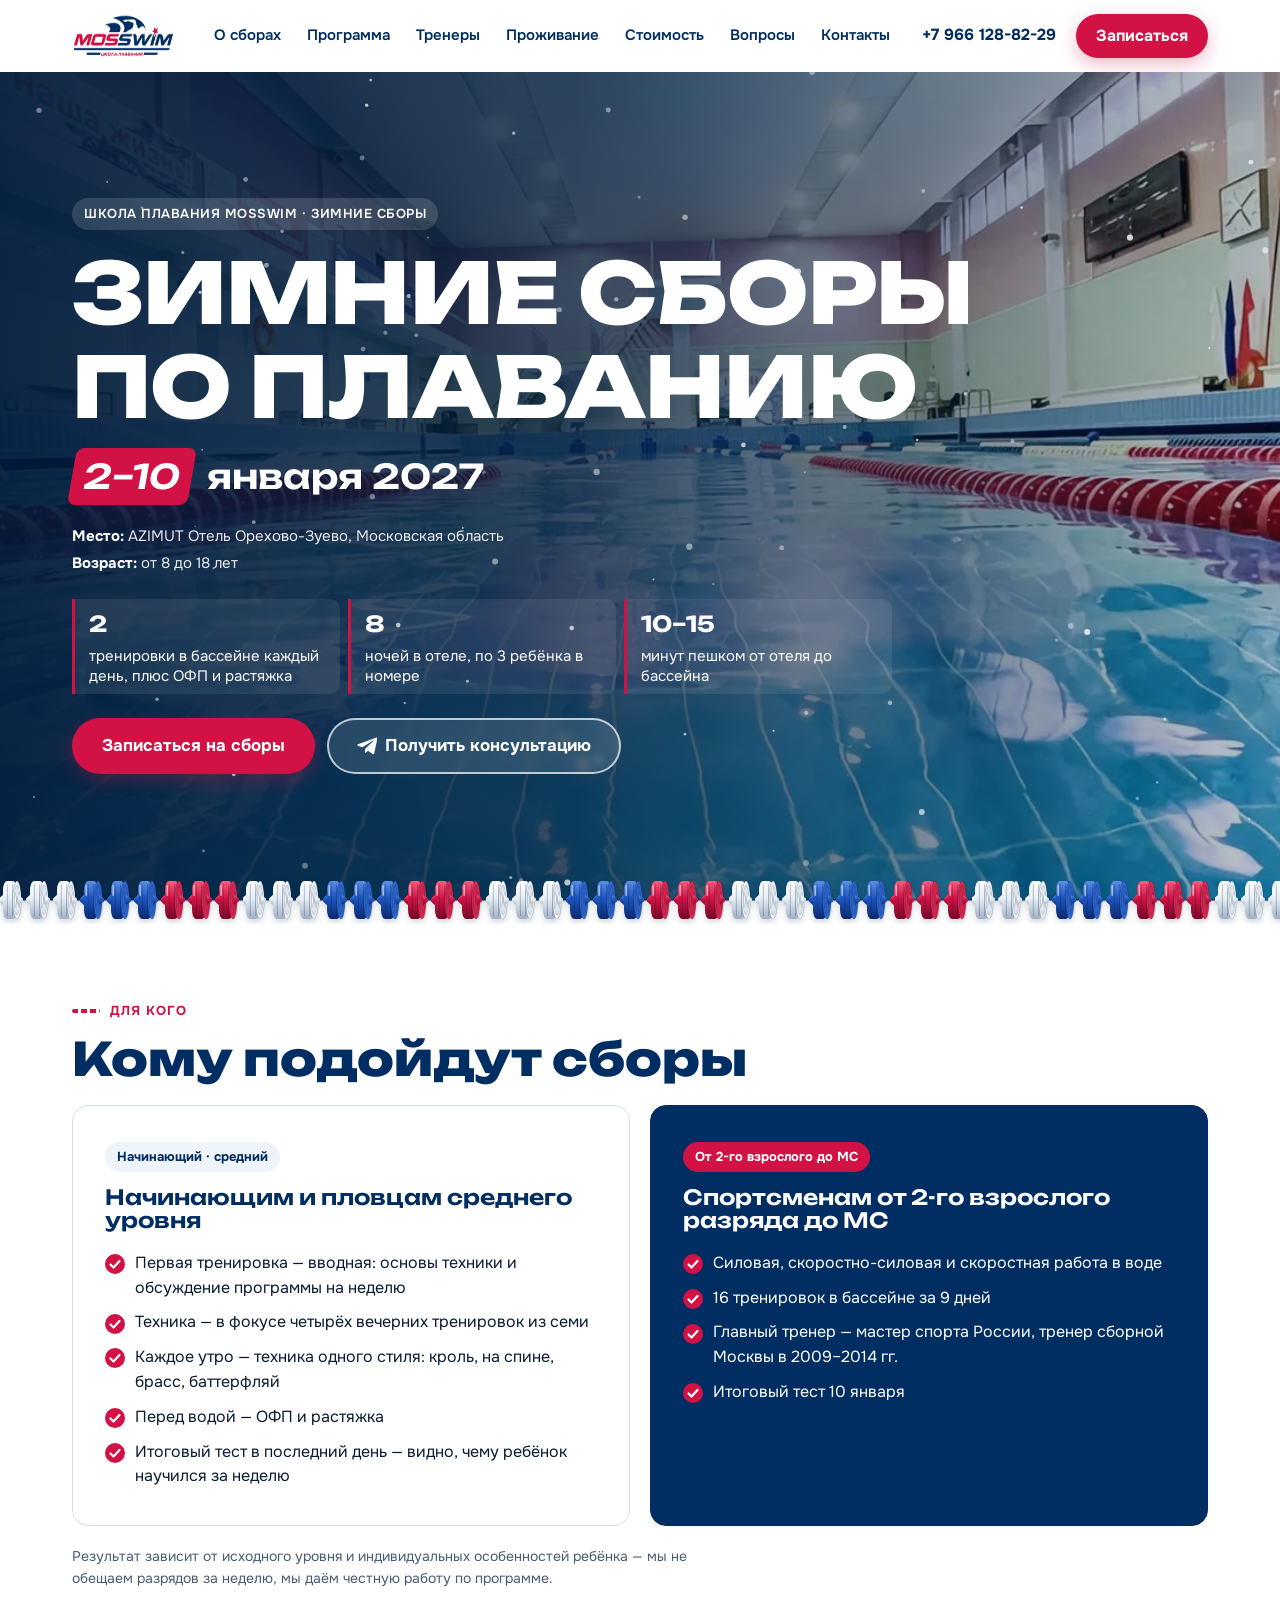
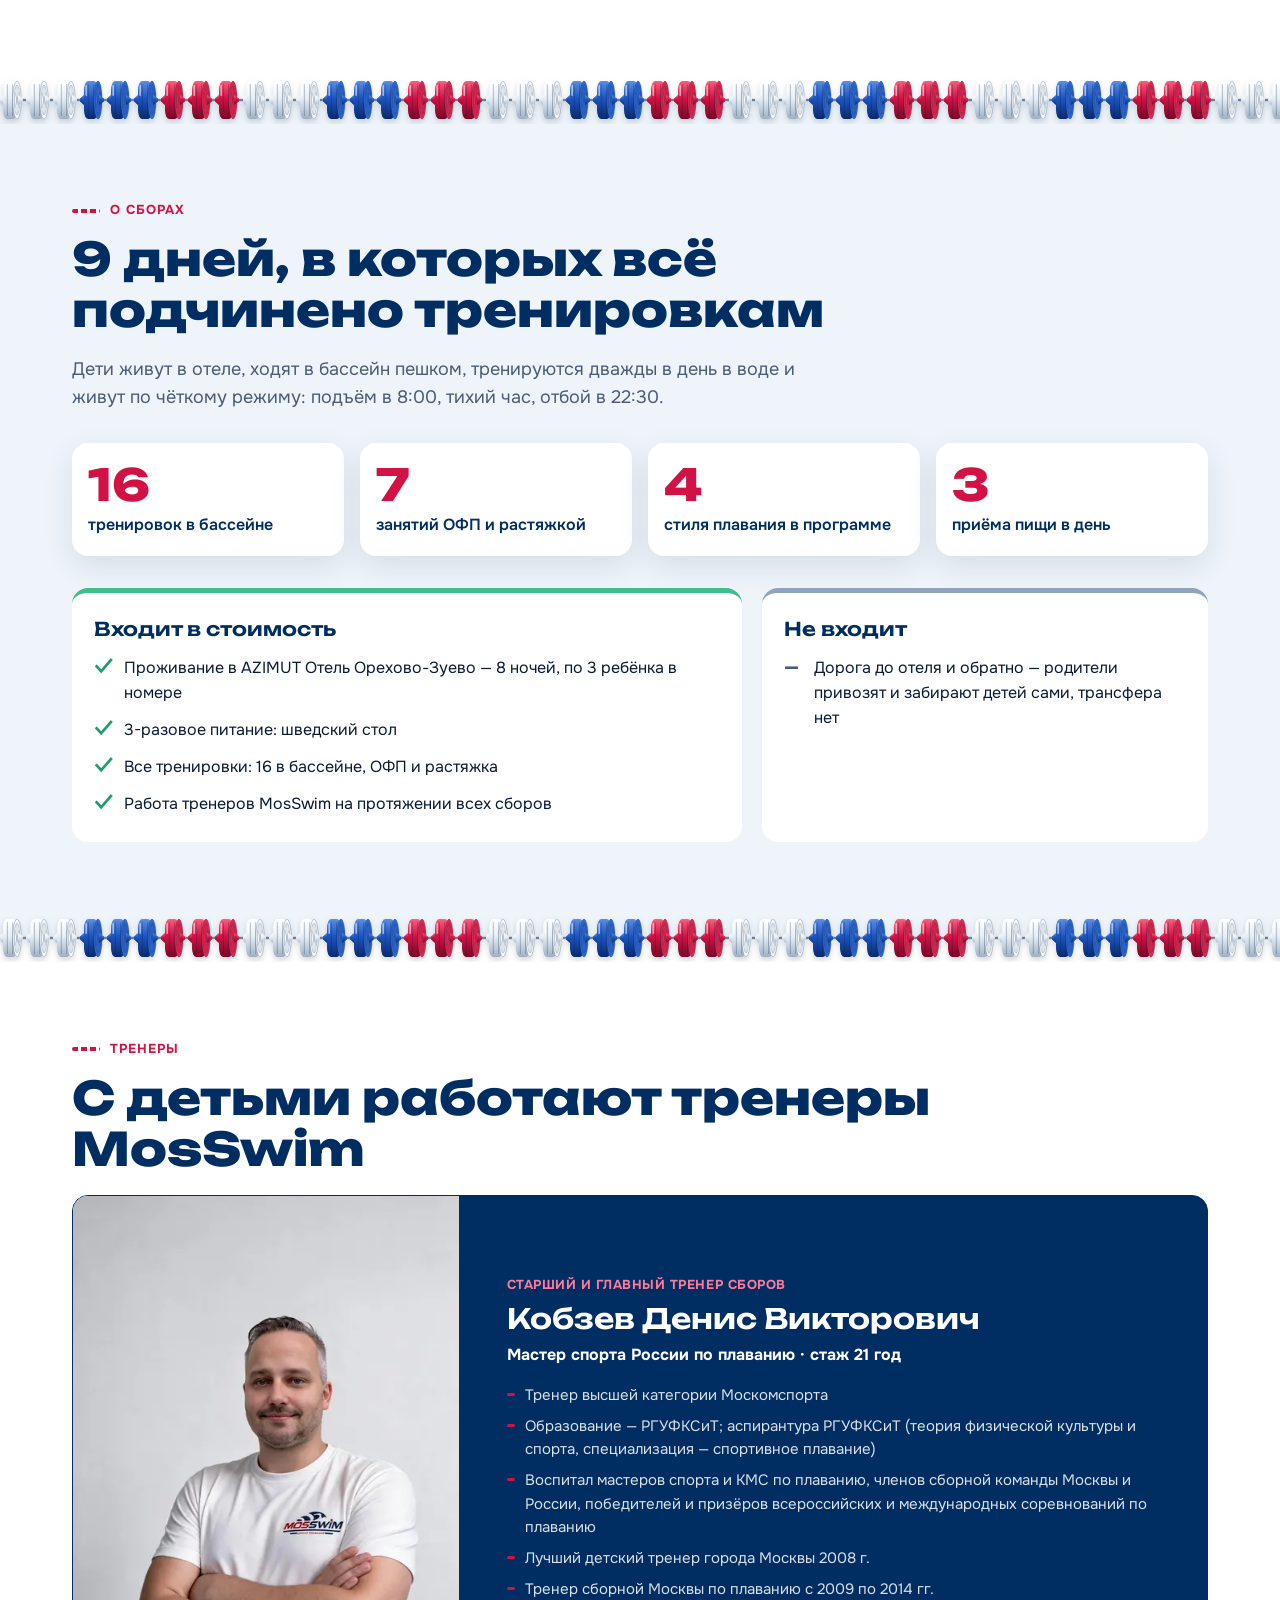
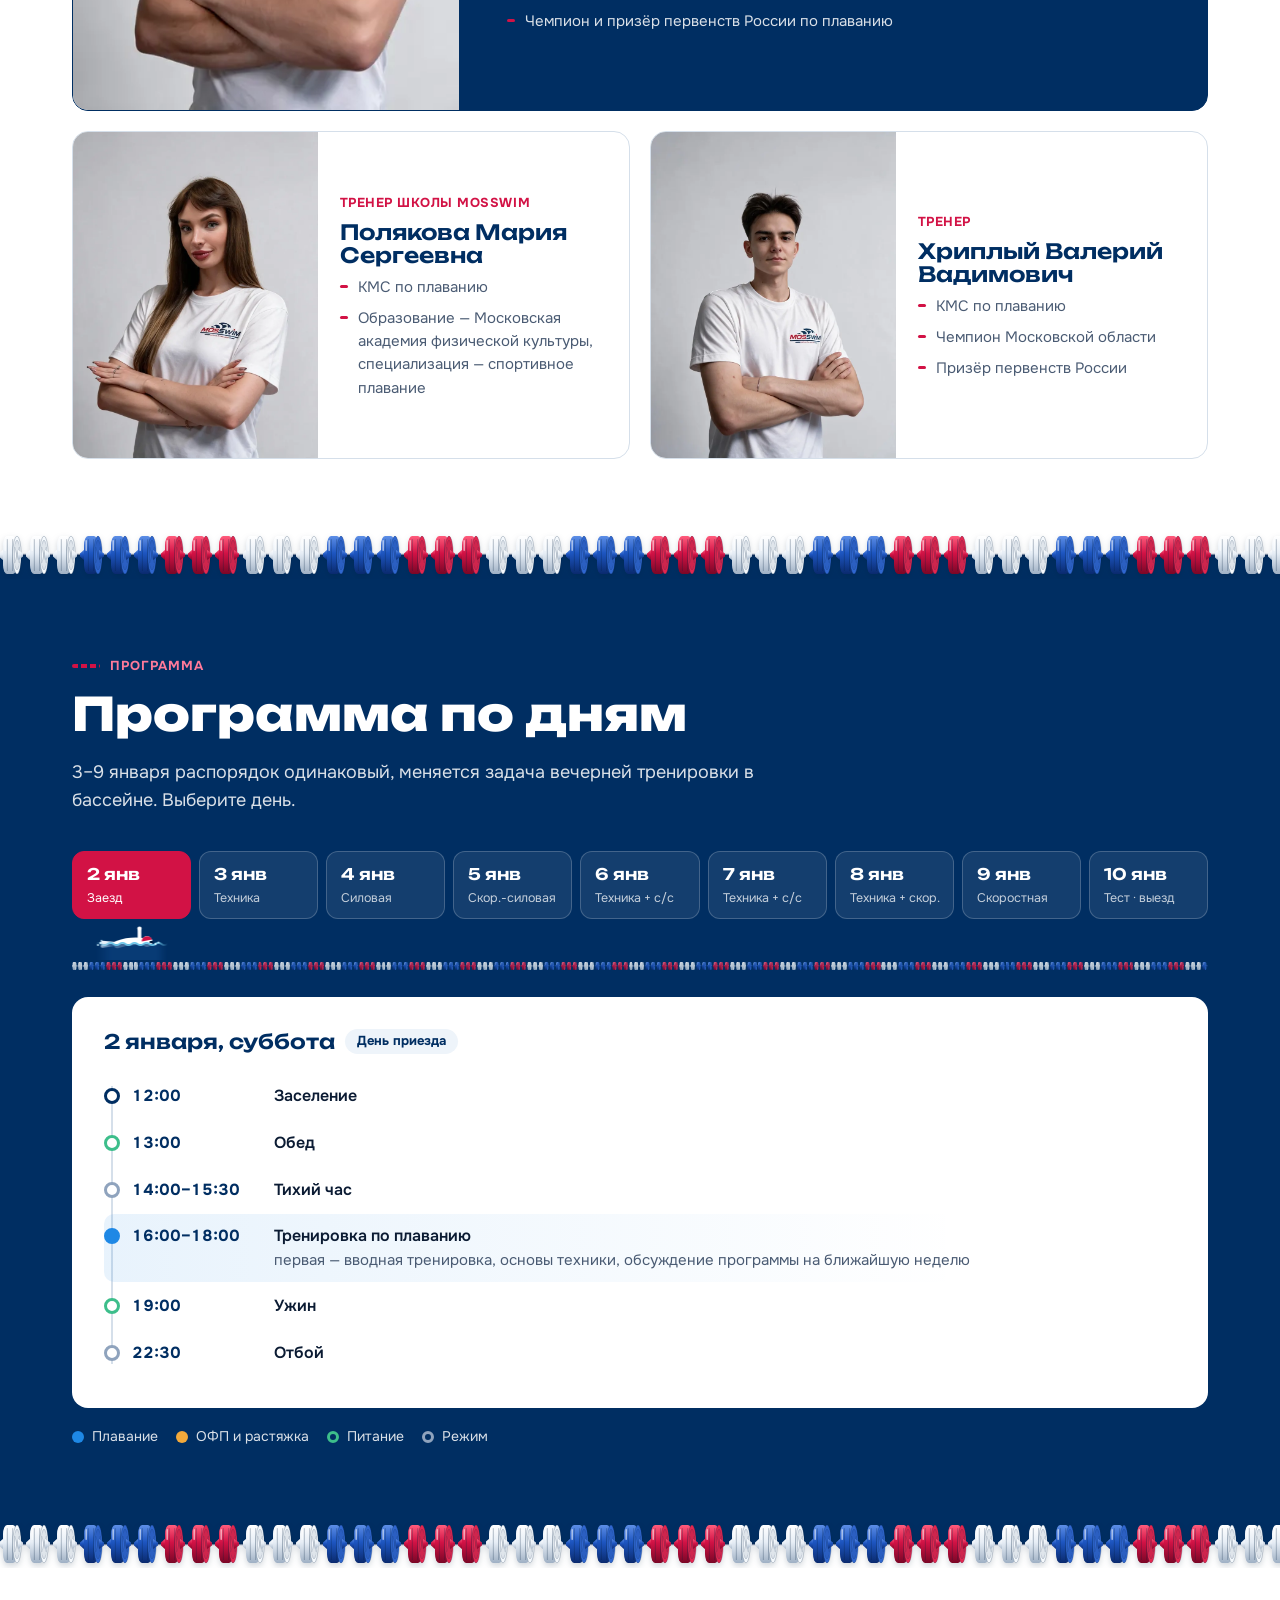
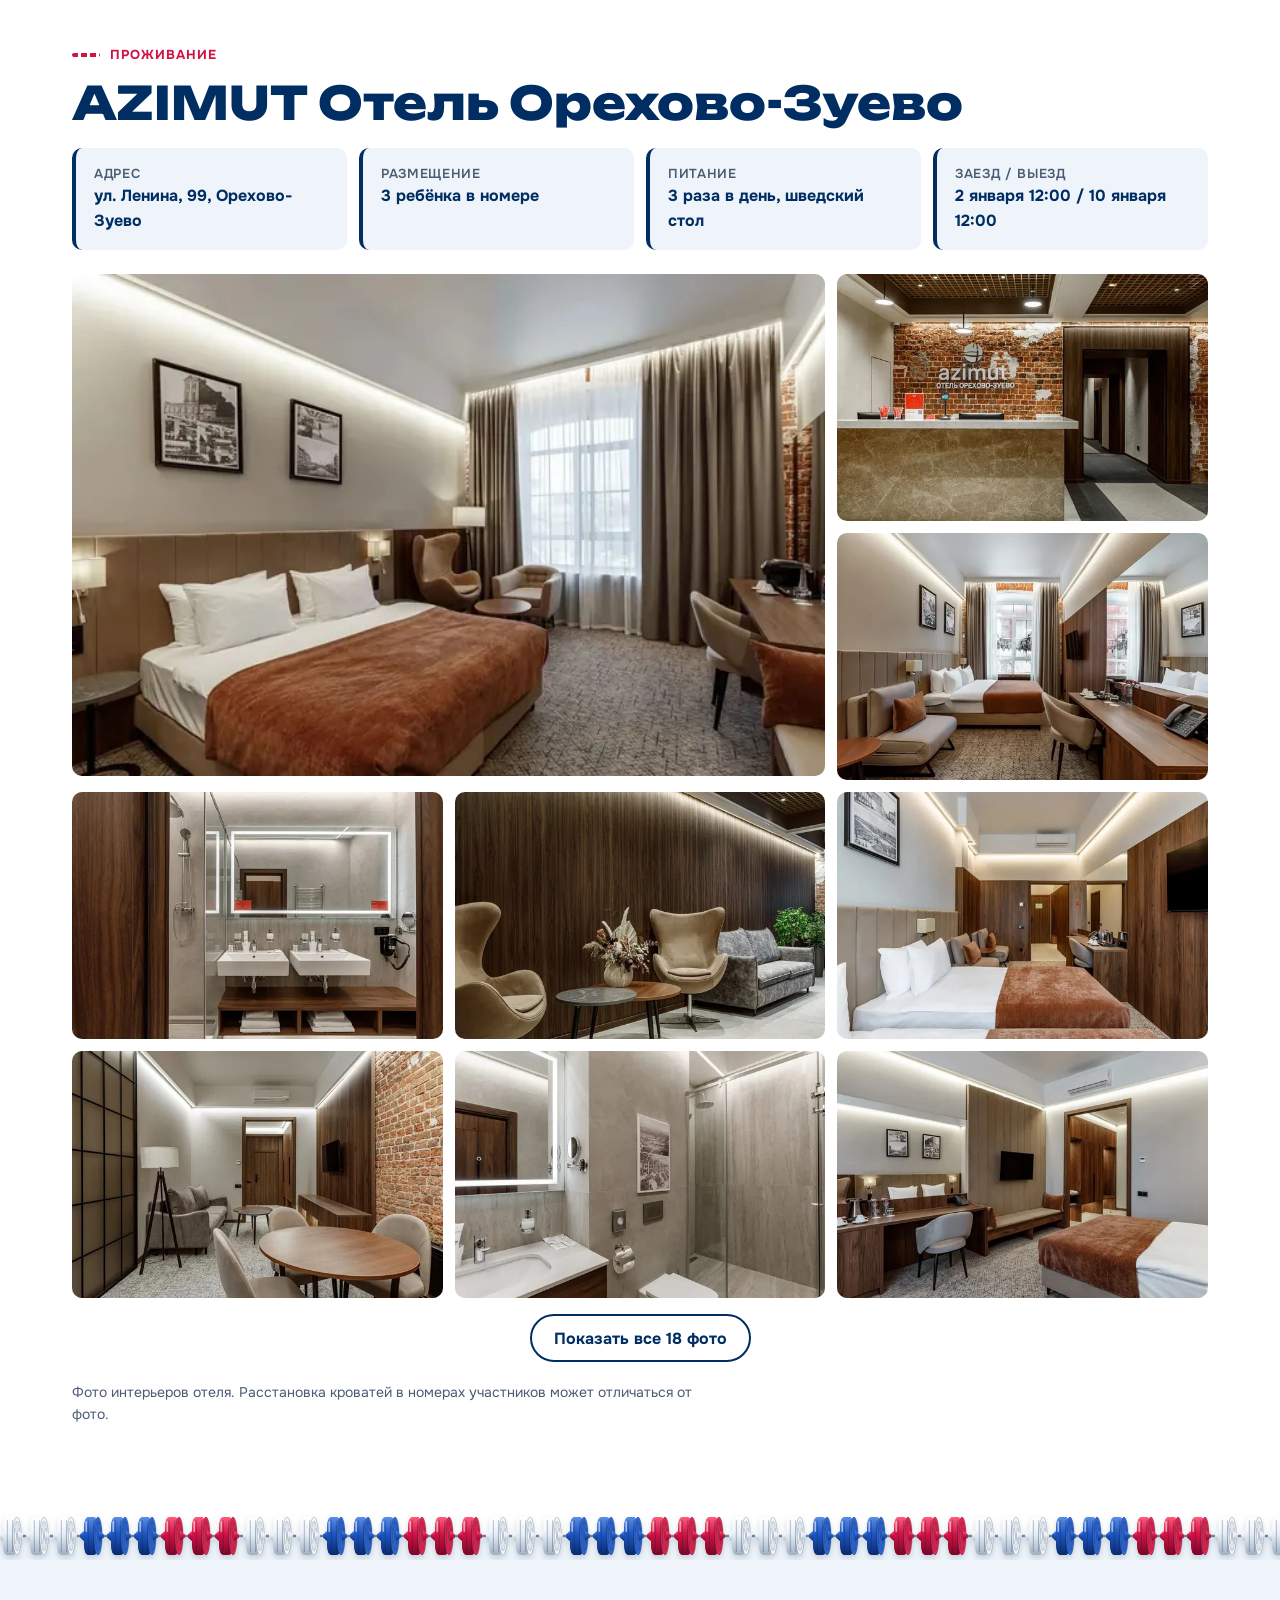
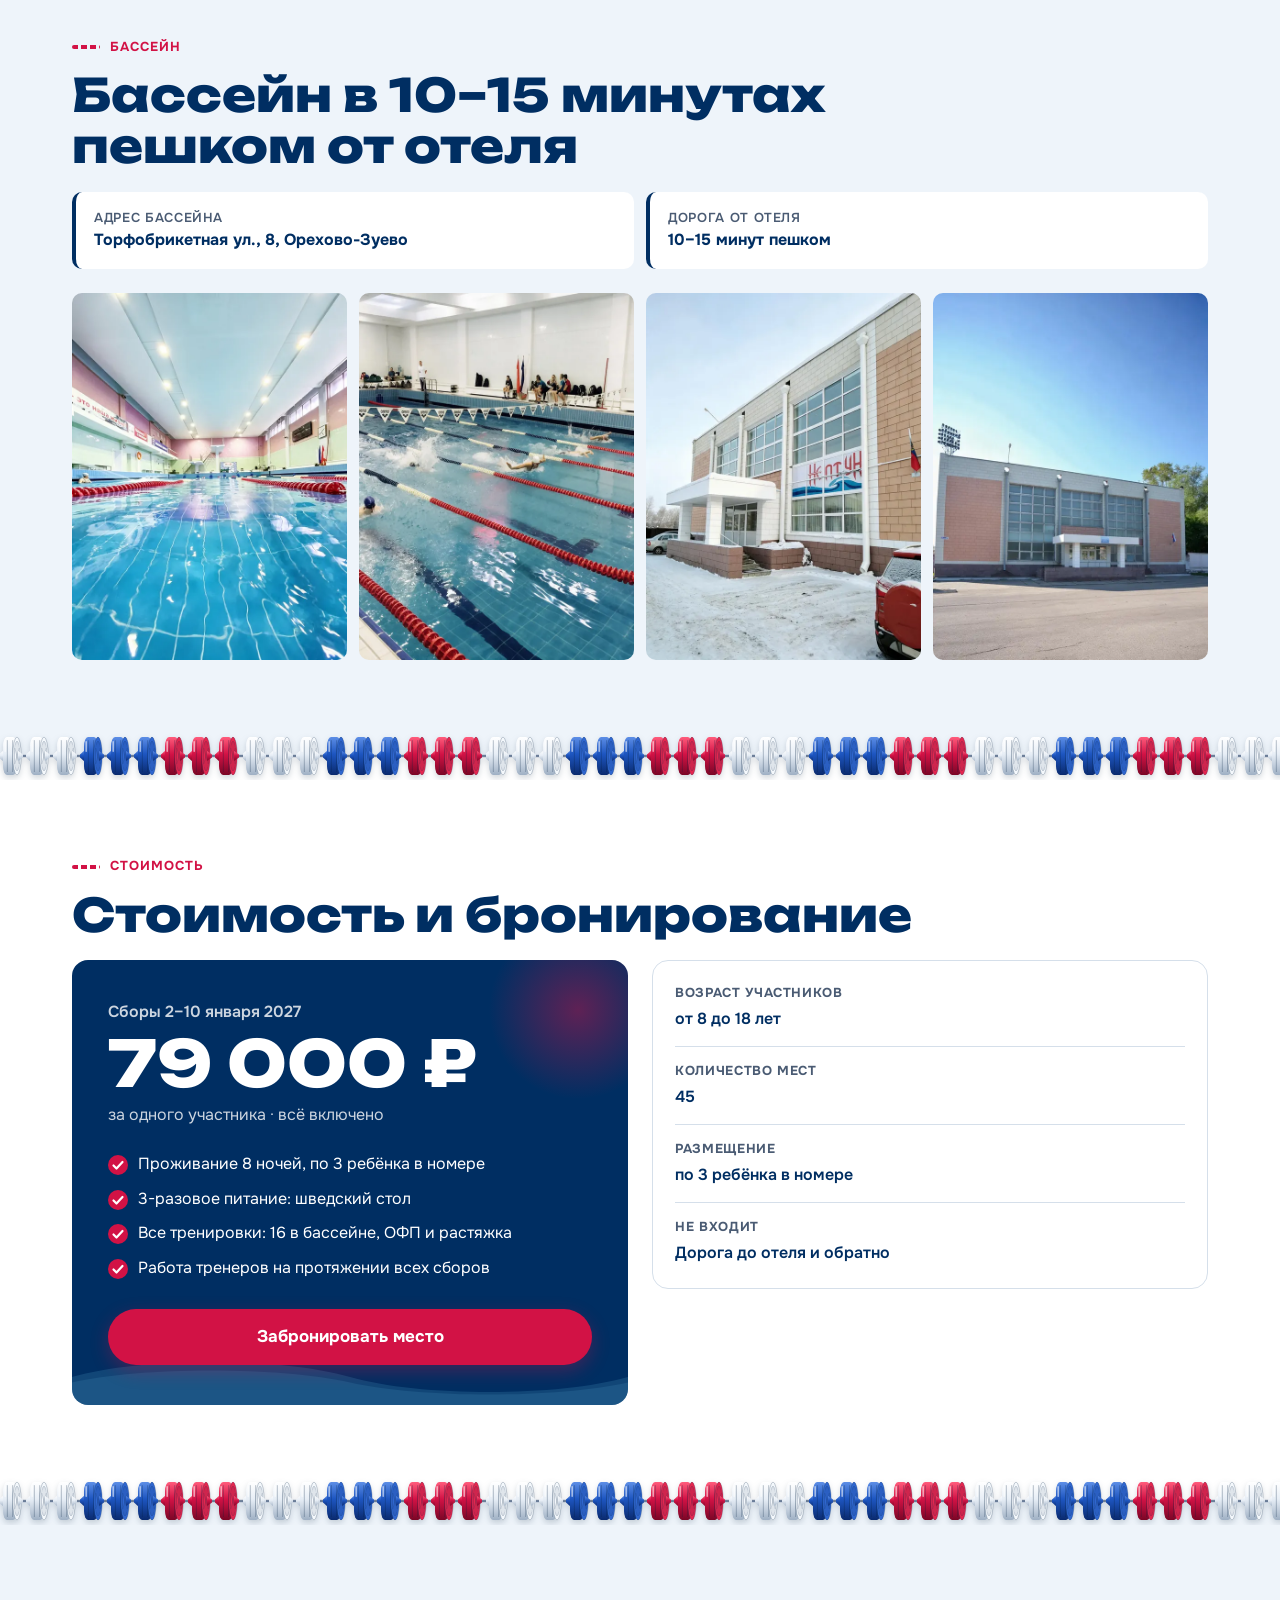
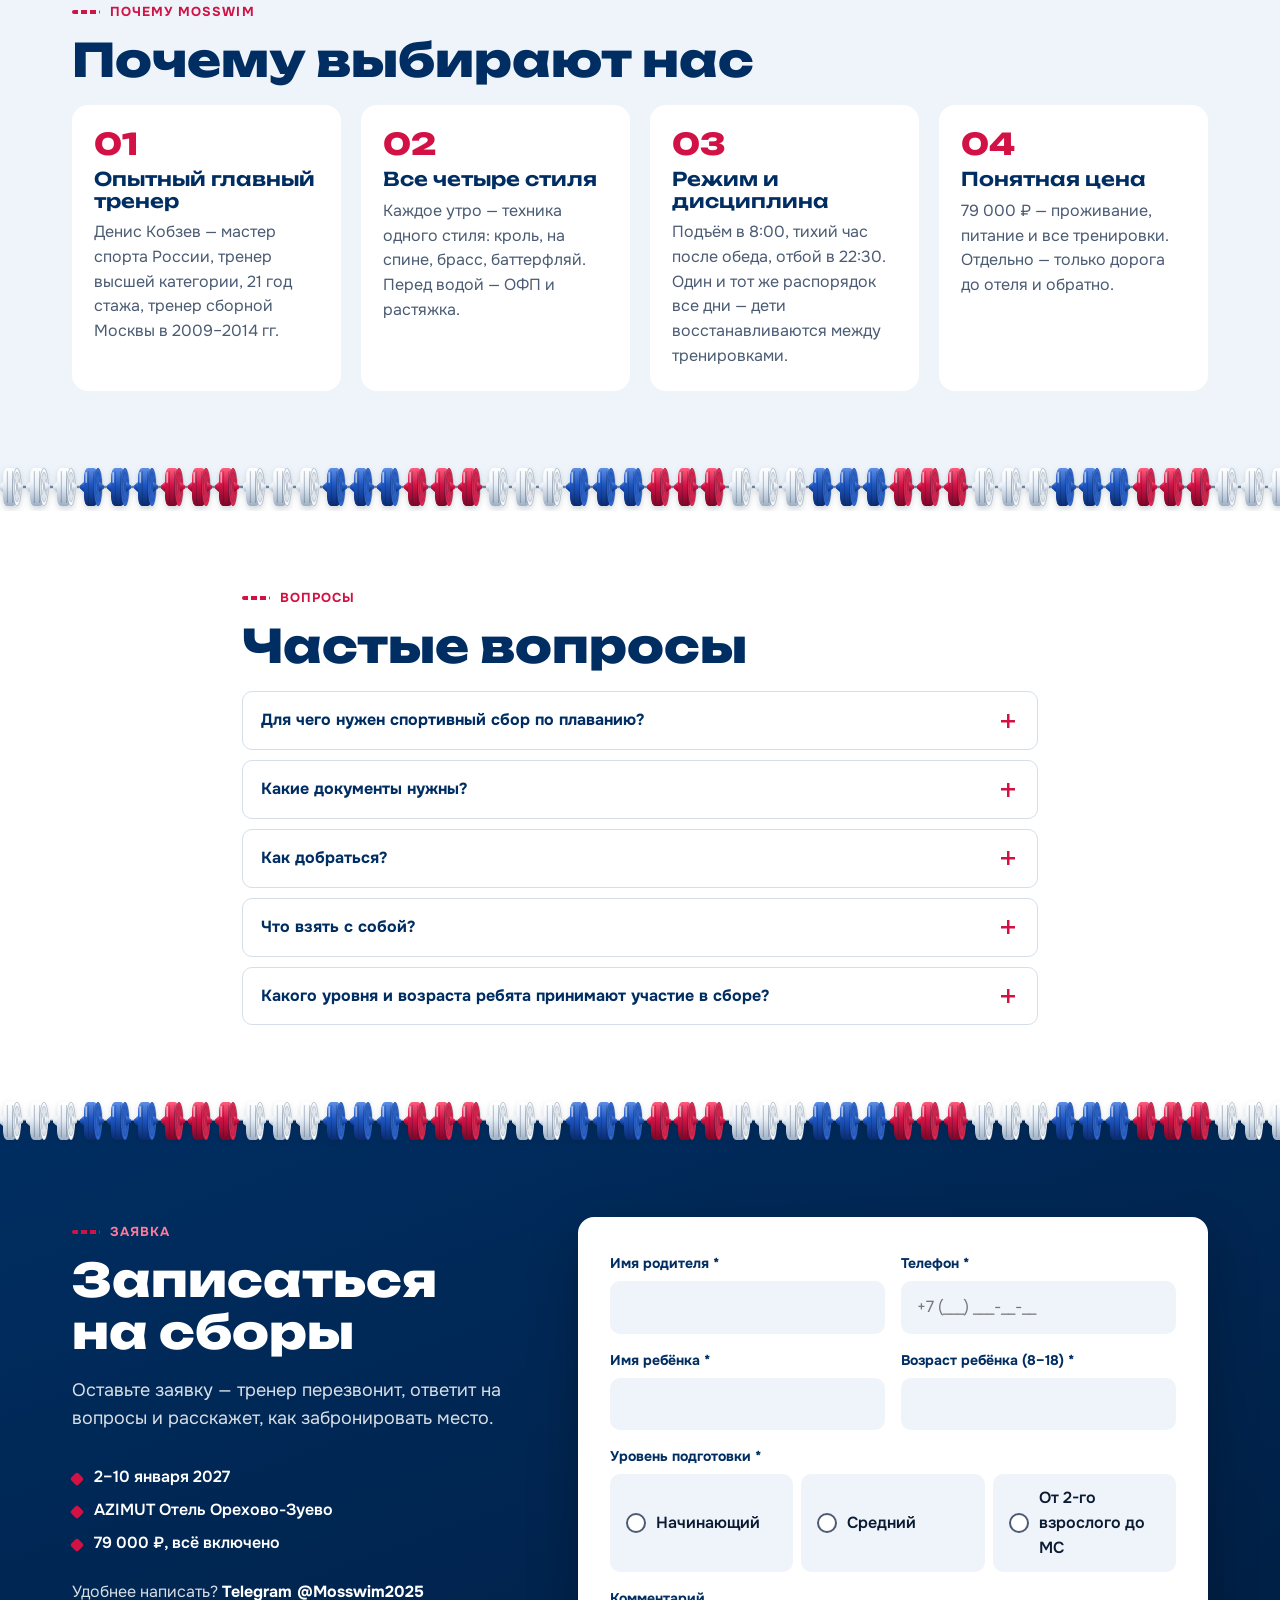
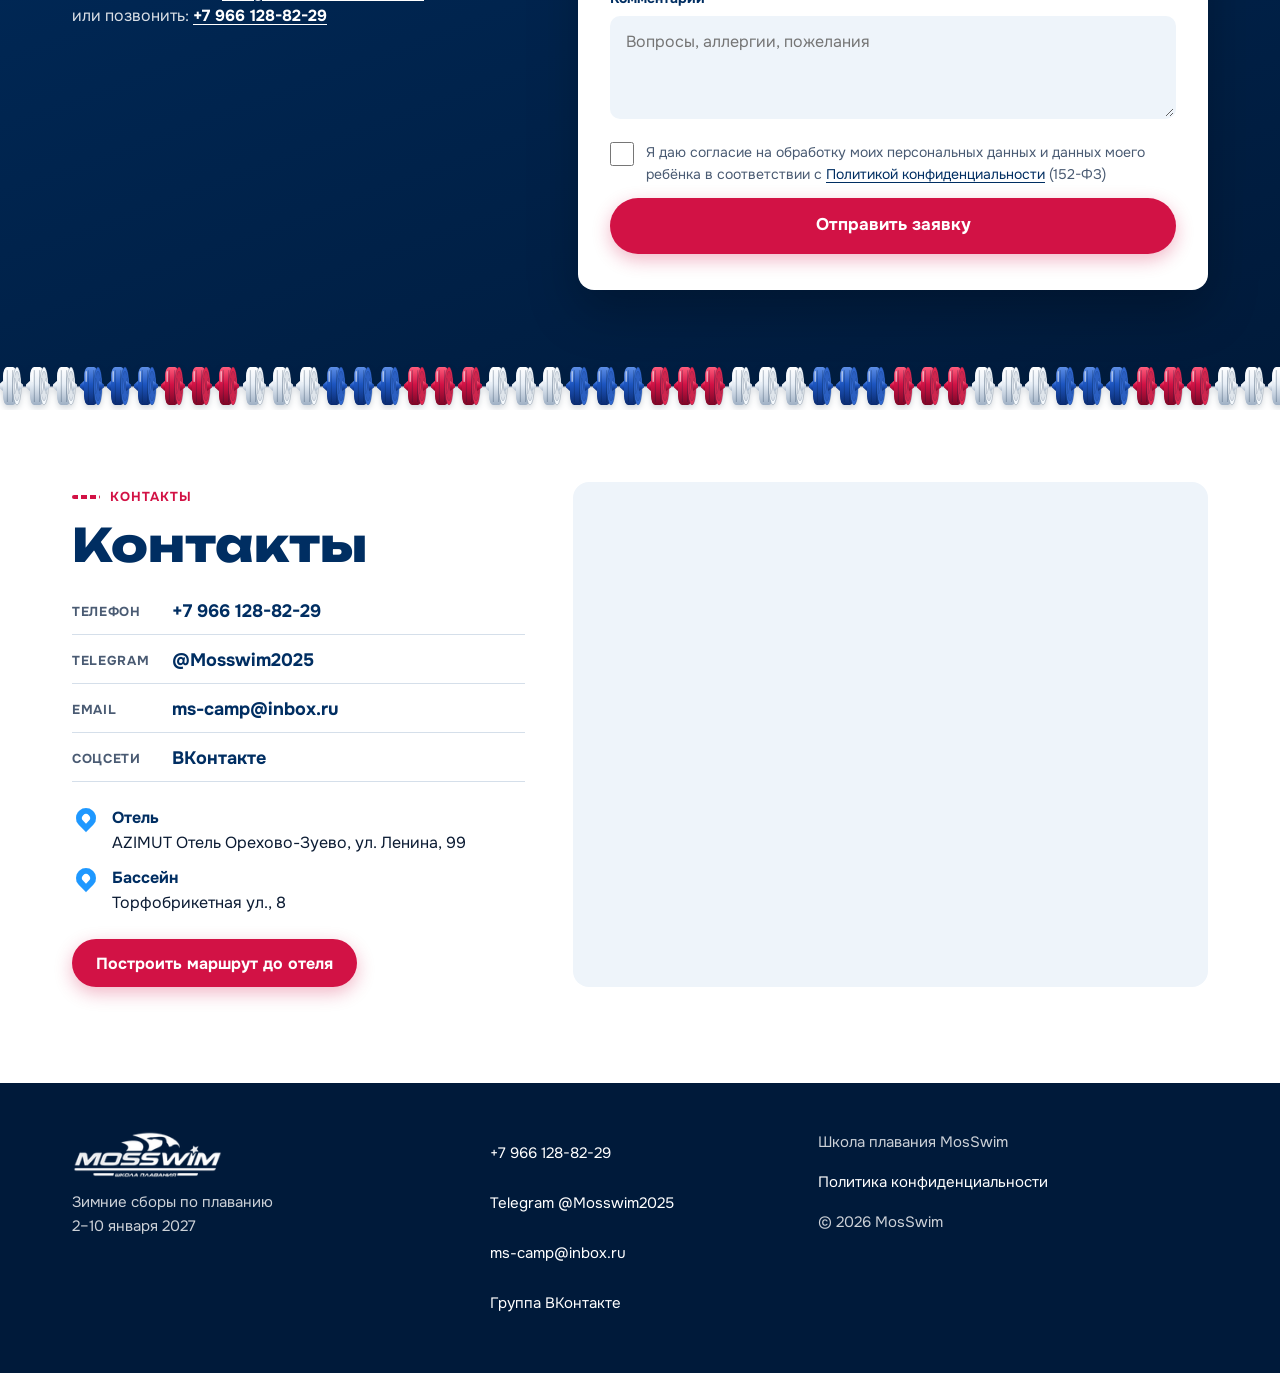
<file: index.html>
<!doctype html>
<html lang="ru">
<head>
  <meta charset="utf-8">
  <meta name="viewport" content="width=device-width, initial-scale=1">
  <title>Зимние сборы по плаванию MosSwim — 2–10 января 2027, Орехово-Зуево</title>
  <meta name="description" content="Зимние сборы школы плавания MosSwim 2–10 января 2027 г. в AZIMUT Отель Орехово-Зуево для детей 8–18 лет: 16 тренировок в бассейне, ОФП и растяжка, проживание и 3-разовое питание (шведский стол) включены. 79 000 ₽.">
  <meta name="theme-color" content="#002E62">
  <link rel="canonical" href="https://ms-camp.ru/">

  <meta property="og:type" content="website">
  <meta property="og:locale" content="ru_RU">
  <meta property="og:site_name" content="MosSwim">
  <meta property="og:title" content="Зимние сборы по плаванию MosSwim · 2–10 января 2027">
  <meta property="og:description" content="9 дней в AZIMUT Отель Орехово-Зуево: две тренировки в бассейне в день, ОФП и растяжка. Проживание и 3-разовое питание (шведский стол) включены.">
  <meta property="og:url" content="https://ms-camp.ru/">
  <meta property="og:image" content="https://ms-camp.ru/assets/og-image.jpg">
  <meta property="og:image:width" content="1200">
  <meta property="og:image:height" content="630">
  <meta name="twitter:card" content="summary_large_image">

  <link rel="icon" href="favicon.ico" sizes="any">
  <link rel="icon" type="image/png" href="assets/icons/favicon-32.png" sizes="32x32">
  <link rel="apple-touch-icon" href="assets/icons/apple-touch-icon.png">

  <link rel="preconnect" href="https://fonts.googleapis.com">
  <link rel="preconnect" href="https://fonts.gstatic.com" crossorigin>
  <link rel="stylesheet" href="https://fonts.googleapis.com/css2?family=Onest:wght@400;500;600;700&family=Unbounded:wght@600;800&display=swap">
  <link rel="stylesheet" href="css/style.css?v=14">

  <script>document.documentElement.classList.add('js');</script>
  <script src="js/config.js?v=14" defer></script>
  <script src="js/main.js?v=14" defer></script>
  <script src="js/form.js?v=14" defer></script>
  <script src="js/anim.js?v=14" defer></script>

  <script type="application/ld+json">
  {
    "@context": "https://schema.org",
    "@type": "Event",
    "name": "Зимние сборы по плаванию MosSwim",
    "description": "Спортивные сборы для детей-пловцов 8–18 лет: техника всех стилей плавания, ОФП и растяжка, две тренировки в бассейне в день. Проживание и 3-разовое питание (шведский стол) включены.",
    "typicalAgeRange": "8-18",
    "startDate": "2027-01-02T12:00:00+03:00",
    "endDate": "2027-01-10T12:00:00+03:00",
    "eventStatus": "https://schema.org/EventScheduled",
    "eventAttendanceMode": "https://schema.org/OfflineEventAttendanceMode",
    "image": ["https://ms-camp.ru/assets/og-image.jpg"],
    "location": {
      "@type": "Place",
      "name": "AZIMUT Отель Орехово-Зуево",
      "address": {
        "@type": "PostalAddress",
        "streetAddress": "ул. Ленина, 99",
        "addressLocality": "Орехово-Зуево",
        "addressRegion": "Московская область",
        "addressCountry": "RU"
      },
      "geo": { "@type": "GeoCoordinates", "latitude": 55.80970, "longitude": 38.98868 }
    },
    "organizer": {
      "@type": "SportsOrganization",
      "name": "Школа плавания MosSwim",
      "telephone": "+7 966 128-82-29",
      "email": "ms-camp@inbox.ru",
      "sameAs": ["https://vk.ru/mosswim_ru"],
      "url": "https://ms-camp.ru/"
    },
    "performer": { "@type": "Person", "name": "Кобзев Денис Викторович" },
    "offers": {
      "@type": "Offer",
      "price": "79000",
      "priceCurrency": "RUB",
      "availability": "https://schema.org/InStock",
      "url": "https://ms-camp.ru/#signup"
    }
  }
  </script>
</head>
<body>
<a class="skip-link" href="#main">Перейти к содержанию</a>

<!-- ================= ШАПКА ================= -->
<header class="header" id="top">
  <div class="container header__inner">
    <a class="header__logo" href="#top" aria-label="MosSwim — наверх">
      <picture>
        <source type="image/webp" srcset="assets/logo/logo-56.webp 1x, assets/logo/logo-112.webp 2x">
        <img src="assets/logo/logo-56.png" srcset="assets/logo/logo-112.png 2x" width="133" height="56" alt="MosSwim — школа плавания">
      </picture>
    </a>

    <nav class="nav" id="nav" aria-label="Основное меню">
      <ul class="nav__list">
        <li><a href="#about">О сборах</a></li>
        <li><a href="#program">Программа</a></li>
        <li><a href="#coaches">Тренеры</a></li>
        <li><a href="#hotel">Проживание</a></li>
        <li><a href="#price">Стоимость</a></li>
        <li><a href="#faq">Вопросы</a></li>
        <li><a href="#contacts">Контакты</a></li>
      </ul>
      <div class="nav__mobile-extra">
        <a class="nav__phone" href="tel:+79661288229" data-goal="click_phone">+7 966 128-82-29</a>
        <a class="btn btn--primary btn--block" href="#signup" data-goal="click_signup">Записаться</a>
      </div>
    </nav>

    <a class="header__phone" href="tel:+79661288229" data-goal="click_phone">+7 966 128-82-29</a>
    <a class="btn btn--primary header__cta" href="#signup" data-goal="click_signup">Записаться</a>

    <button class="burger" type="button" aria-controls="nav" aria-expanded="false" aria-label="Открыть меню">
      <span></span><span></span><span></span>
    </button>
  </div>
</header>

<main id="main">

<!-- ================= HERO ================= -->
<section class="hero" aria-labelledby="hero-title">
  <picture class="hero__bg">
    <source media="(min-width: 768px)" type="image/webp" srcset="assets/pool/hero-1280.webp 1280w, assets/pool/hero-1728.webp 1728w" sizes="100vw">
    <source media="(min-width: 768px)" srcset="assets/pool/hero-1280.jpg 1280w, assets/pool/hero-1728.jpg 1728w" sizes="100vw">
    <source type="image/webp" srcset="assets/pool/hero-m-800.webp">
    <img src="assets/pool/hero-m-800.jpg" alt="Бассейн: дорожки с красными разделителями" width="800" height="1245" fetchpriority="high" decoding="async">
  </picture>
  <canvas class="hero__snow" aria-hidden="true"></canvas>

  <div class="container hero__inner">
    <p class="hero__eyebrow">Школа плавания MosSwim · Зимние сборы</p>
    <h1 class="hero__title" id="hero-title">Зимние сборы<br>по плаванию</h1>
    <p class="hero__dates"><span>2–10</span> января 2027</p>

    <ul class="hero__meta">
      <li><strong>Место:</strong> AZIMUT Отель Орехово-Зуево, Московская область</li>
      <li><strong>Возраст:</strong> от 8 до 18 лет</li>
    </ul>

    <ul class="hero__facts">
      <li><b>2</b><span>тренировки в бассейне каждый день, плюс ОФП и растяжка</span></li>
      <li><b>8</b><span>ночей в отеле, по 3 ребёнка в номере</span></li>
      <li><b>10–15</b><span>минут пешком от отеля до бассейна</span></li>
    </ul>

    <div class="hero__actions">
      <a class="btn btn--primary btn--lg btn--shine" href="#signup" data-goal="click_signup">Записаться на сборы</a>
      <a class="btn btn--ghost btn--lg" href="https://t.me/Mosswim2025" target="_blank" rel="noopener" data-goal="click_messenger">
        <svg aria-hidden="true" width="20" height="20" viewBox="0 0 24 24"><path fill="currentColor" d="M9.8 15.3l-.4 5.4c.6 0 .8-.2 1.1-.5l2.7-2.6 5.5 4c1 .6 1.7.3 2-.9l3.6-17c.3-1.5-.6-2.1-1.6-1.7L1.3 9.9C-.2 10.5-.2 11.3 1 11.7l5.5 1.7L19.3 5.4c.6-.4 1.1-.2.7.2"/></svg>
        Получить консультацию
      </a>
    </div>
  </div>
</section>

<div class="lane" aria-hidden="true"></div>

<!-- ================= КОМУ ПОДОЙДУТ ================= -->
<section class="section" id="for-whom" aria-labelledby="for-whom-title">
  <div class="container">
    <p class="kicker">Для кого</p>
    <h2 class="section__title" id="for-whom-title">Кому подойдут сборы</h2>

    <div class="audience">
      <article class="audience__card reveal">
        <span class="audience__tag">Начинающий · средний</span>
        <h3>Начинающим и пловцам среднего уровня</h3>
        <ul class="checklist">
          <li>Первая тренировка — вводная: основы техники и обсуждение программы на неделю</li>
          <li>Техника — в фокусе четырёх вечерних тренировок из семи</li>
          <li>Каждое утро — техника одного стиля: кроль, на спине, брасс, баттерфляй</li>
          <li>Перед водой — ОФП и растяжка</li>
          <li>Итоговый тест в последний день — видно, чему ребёнок научился за неделю</li>
        </ul>
      </article>

      <article class="audience__card audience__card--dark reveal">
        <span class="audience__tag">От 2-го взрослого до МС</span>
        <h3>Спортсменам от 2-го взрослого разряда до МС</h3>
        <ul class="checklist">
          <li>Силовая, скоростно-силовая и скоростная работа в воде</li>
          <li>16 тренировок в бассейне за 9 дней</li>
          <li>Главный тренер — мастер спорта России, тренер сборной Москвы в 2009–2014 гг.</li>
          <li>Итоговый тест 10 января</li>
        </ul>
      </article>
    </div>
    <p class="note">Результат зависит от исходного уровня и индивидуальных особенностей ребёнка — мы не обещаем разрядов за неделю, мы даём честную работу по программе.</p>
  </div>
</section>

<div class="lane lane--rev" aria-hidden="true"></div>

<!-- ================= О СБОРАХ ================= -->
<section class="section section--ice" id="about" aria-labelledby="about-title">
  <div class="container">
    <p class="kicker">О сборах</p>
    <h2 class="section__title" id="about-title">9 дней, в которых всё подчинено тренировкам</h2>
    <p class="lead">Дети живут в отеле, ходят в бассейн пешком, тренируются дважды в день в воде и живут по чёткому режиму: подъём в 8:00, тихий час, отбой в 22:30.</p>

    <ul class="stats">
      <li class="stats__item reveal"><b data-count="16">16</b><span>тренировок в бассейне</span></li>
      <li class="stats__item reveal"><b data-count="7">7</b><span>занятий ОФП и растяжкой</span></li>
      <li class="stats__item reveal"><b data-count="4">4</b><span>стиля плавания в программе</span></li>
      <li class="stats__item reveal"><b data-count="3">3</b><span>приёма пищи в день</span></li>
    </ul>

    <div class="included">
      <div class="included__col included__col--yes reveal">
        <h3>Входит в стоимость</h3>
        <ul>
          <li>Проживание в AZIMUT Отель Орехово-Зуево — 8 ночей, по 3 ребёнка в номере</li>
          <li>3-разовое питание: шведский стол</li>
          <li>Все тренировки: 16 в бассейне, ОФП и растяжка</li>
          <li>Работа тренеров MosSwim на протяжении всех сборов</li>
        </ul>
      </div>
      <div class="included__col included__col--no reveal">
        <h3>Не входит</h3>
        <ul>
          <li>Дорога до отеля и обратно — родители привозят и забирают детей сами, трансфера нет</li>
        </ul>
      </div>
    </div>
  </div>
</section>

<div class="lane" aria-hidden="true"></div>

<!-- ================= ТРЕНЕРЫ ================= -->
<section class="section" id="coaches" aria-labelledby="coaches-title">
  <div class="container">
    <p class="kicker">Тренеры</p>
    <h2 class="section__title" id="coaches-title">С детьми работают тренеры MosSwim</h2>

    <div class="coaches">
      <article class="coach coach--lead reveal">
        <picture class="coach__photo">
          <source type="image/webp" srcset="assets/coaches/coach-kobzev-480.webp 480w, assets/coaches/coach-kobzev-800.webp 800w" sizes="(min-width: 1024px) 360px, (min-width: 768px) 40vw, 100vw">
          <img src="assets/coaches/coach-kobzev-800.jpg" srcset="assets/coaches/coach-kobzev-480.jpg 480w, assets/coaches/coach-kobzev-800.jpg 800w" sizes="(min-width: 1024px) 360px, (min-width: 768px) 40vw, 100vw" width="800" height="1067" loading="lazy" decoding="async" alt="Кобзев Денис Викторович, главный тренер MosSwim">
        </picture>
        <div class="coach__body">
          <span class="coach__role">Старший и главный тренер сборов</span>
          <h3 class="coach__name">Кобзев Денис Викторович</h3>
          <p class="coach__title">Мастер спорта России по плаванию · стаж 21 год</p>
          <ul class="coach__list">
            <li>Тренер высшей категории Москомспорта</li>
            <li>Образование — РГУФКСиТ; аспирантура РГУФКСиТ (теория физической культуры и спорта, специализация — спортивное плавание)</li>
            <li>Воспитал мастеров спорта и КМС по плаванию, членов сборной команды Москвы и России, победителей и призёров всероссийских и международных соревнований по плаванию</li>
            <li>Лучший детский тренер города Москвы 2008 г.</li>
            <li>Тренер сборной Москвы по плаванию с 2009 по 2014 гг.</li>
            <li>Чемпион и призёр первенств России по плаванию</li>
          </ul>
        </div>
      </article>

      <article class="coach reveal">
        <picture class="coach__photo">
          <source type="image/webp" srcset="assets/coaches/coach-polyakova-480.webp 480w, assets/coaches/coach-polyakova-800.webp 800w" sizes="(min-width: 768px) 45vw, 100vw">
          <img src="assets/coaches/coach-polyakova-800.jpg" srcset="assets/coaches/coach-polyakova-480.jpg 480w, assets/coaches/coach-polyakova-800.jpg 800w" sizes="(min-width: 768px) 45vw, 100vw" width="800" height="1067" loading="lazy" decoding="async" alt="Полякова Мария Сергеевна, тренер MosSwim">
        </picture>
        <div class="coach__body">
          <span class="coach__role">Тренер школы MosSwim</span>
          <h3 class="coach__name">Полякова Мария Сергеевна</h3>
          <ul class="coach__list">
            <li>КМС по плаванию</li>
            <li>Образование — Московская академия физической культуры, специализация — спортивное плавание</li>
          </ul>
        </div>
      </article>

      <article class="coach reveal">
        <picture class="coach__photo">
          <source type="image/webp" srcset="assets/coaches/coach-khriplyy-480.webp 480w, assets/coaches/coach-khriplyy-800.webp 800w" sizes="(min-width: 768px) 45vw, 100vw">
          <img src="assets/coaches/coach-khriplyy-800.jpg" srcset="assets/coaches/coach-khriplyy-480.jpg 480w, assets/coaches/coach-khriplyy-800.jpg 800w" sizes="(min-width: 768px) 45vw, 100vw" width="800" height="1067" loading="lazy" decoding="async" alt="Хриплый Валерий Вадимович, тренер MosSwim">
        </picture>
        <div class="coach__body">
          <span class="coach__role">Тренер</span>
          <h3 class="coach__name">Хриплый Валерий Вадимович</h3>
          <ul class="coach__list">
            <li>КМС по плаванию</li>
            <li>Чемпион Московской области</li>
            <li>Призёр первенств России</li>
          </ul>
        </div>
      </article>
    </div>
  </div>
</section>

<div class="lane lane--rev" aria-hidden="true"></div>

<!-- ================= ПРОГРАММА ================= -->
<section class="section section--navy" id="program" aria-labelledby="program-title">
  <div class="container">
    <p class="kicker kicker--light">Программа</p>
    <h2 class="section__title" id="program-title">Программа по дням</h2>
    <p class="lead">3–9 января распорядок одинаковый, меняется задача вечерней тренировки в бассейне. Выберите день.</p>

    <div class="days" data-tabs>
      <div class="days__tabs" role="tablist" aria-label="Дни сборов">
        <button role="tab" id="tab-d2" aria-controls="d2" aria-selected="true"><b>2 янв</b><small>Заезд</small></button>
        <button role="tab" id="tab-d3" aria-controls="d3" aria-selected="false"><b>3 янв</b><small>Техника</small></button>
        <button role="tab" id="tab-d4" aria-controls="d4" aria-selected="false"><b>4 янв</b><small>Силовая</small></button>
        <button role="tab" id="tab-d5" aria-controls="d5" aria-selected="false"><b>5 янв</b><small>Скор.-силовая</small></button>
        <button role="tab" id="tab-d6" aria-controls="d6" aria-selected="false"><b>6 янв</b><small>Техника + с/с</small></button>
        <button role="tab" id="tab-d7" aria-controls="d7" aria-selected="false"><b>7 янв</b><small>Техника + с/с</small></button>
        <button role="tab" id="tab-d8" aria-controls="d8" aria-selected="false"><b>8 янв</b><small>Техника + скор.</small></button>
        <button role="tab" id="tab-d9" aria-controls="d9" aria-selected="false"><b>9 янв</b><small>Скоростная</small></button>
        <button role="tab" id="tab-d10" aria-controls="d10" aria-selected="false"><b>10 янв</b><small>Тест · выезд</small></button>
        <div class="days__lane" aria-hidden="true"></div>
        <span class="days__swimmer" aria-hidden="true">
          <!-- Пловец кролем, смотрит вправо. Руки вращаются по часовой: над водой — вперёд, под водой — гребок назад -->
          <svg viewBox="0 0 72 36" width="72" height="36">
            <defs>
              <linearGradient id="swFadeGrad"><stop offset="0" stop-color="#fff" stop-opacity="0"/><stop offset=".22" stop-color="#fff"/><stop offset=".85" stop-color="#fff"/><stop offset="1" stop-color="#fff" stop-opacity="0"/></linearGradient>
              <mask id="swFade"><rect width="72" height="36" fill="url(#swFadeGrad)"/></mask>
            </defs>
            <!-- дальняя рука (за телом) -->
            <g class="swimmer__arm swimmer__arm--far"><path d="M44 17 L44 6" stroke="#B9D3EC" stroke-width="3.2" stroke-linecap="round"/><circle cx="44" cy="5" r="2" fill="#B9D3EC"/></g>
            <!-- ноги -->
            <path class="swimmer__leg swimmer__leg--a" d="M23 20 L7 18.5" stroke="#E8F1FA" stroke-width="3.6" stroke-linecap="round"/>
            <path class="swimmer__leg swimmer__leg--b" d="M23 20 L7 22" stroke="#C9DDEF" stroke-width="3.6" stroke-linecap="round"/>
            <!-- корпус -->
            <path d="M22 20.5 Q33 16.5 45 17.5" stroke="#fff" stroke-width="7.5" stroke-linecap="round" fill="none"/>
            <!-- голова: лицо, шапочка, очки -->
            <circle cx="51.5" cy="17.5" r="5.4" fill="#fff"/>
            <path d="M46.3 16.4 A5.4 5.4 0 0 1 56.6 15.6 L46.3 17.6 Z" fill="#D21245"/>
            <rect x="54" y="17" width="3.6" height="1.9" rx=".9" fill="#001A3A"/>
            <!-- ближняя рука -->
            <g class="swimmer__arm swimmer__arm--near"><path d="M44 17 L44 5.5" stroke="#fff" stroke-width="3.4" stroke-linecap="round"/><circle cx="44" cy="4.5" r="2.1" fill="#fff"/></g>
            <!-- вода: полупрозрачная, поэтому подводная часть гребка просвечивает -->
            <g mask="url(#swFade)">
            <rect x="0" y="20" width="72" height="16" fill="#0B3F7C" fill-opacity=".78"/>
            <g class="swimmer__water"><path d="M0 20 q3 -2.2 6 0 t6 0 t6 0 t6 0 t6 0 t6 0 t6 0 t6 0 t6 0 t6 0 t6 0 t6 0 t6 0 t6 0" fill="none" stroke="#6BC4E8" stroke-width="1.8" stroke-linecap="round"/></g>
            </g>
            <!-- брызги: у кисти спереди и от ног сзади -->
            <g class="swimmer__splash swimmer__splash--front"><circle cx="60" cy="20" r="1.2" fill="#BFE6F7"/><circle cx="63" cy="18.5" r=".9" fill="#BFE6F7"/></g>
            <g class="swimmer__splash swimmer__splash--back"><circle cx="5" cy="19" r="1.2" fill="#BFE6F7"/><circle cx="2.5" cy="21" r="1" fill="#BFE6F7"/><circle cx="6" cy="16.5" r=".8" fill="#BFE6F7"/></g>
          </svg>
        </span>
      </div>

      <!-- Чтобы изменить расписание — правьте строки <li> внутри нужного дня -->
      <div class="day" role="tabpanel" id="d2" aria-labelledby="tab-d2" tabindex="0">
        <h3 class="day__title">2 января, суббота <span class="day__badge">День приезда</span></h3>
        <ol class="timeline">
          <li class="tl"><time>12:00</time><span>Заселение</span></li>
          <li class="tl tl--meal"><time>13:00</time><span>Обед</span></li>
          <li class="tl tl--rest"><time>14:00–15:30</time><span>Тихий час</span></li>
          <li class="tl tl--swim"><time>16:00–18:00</time><span>Тренировка по плаванию <em>первая — вводная тренировка, основы техники, обсуждение программы на ближайшую неделю</em></span></li>
          <li class="tl tl--meal"><time>19:00</time><span>Ужин</span></li>
          <li class="tl tl--rest"><time>22:30</time><span>Отбой</span></li>
        </ol>
      </div>

      <div class="day" role="tabpanel" id="d3" aria-labelledby="tab-d3" tabindex="0">
        <h3 class="day__title">3 января, воскресенье <span class="day__badge">Утро: кроль</span> <span class="day__badge">Вечер: техника</span></h3>
        <ol class="timeline">
          <li class="tl tl--rest"><time>8:00</time><span>Подъём</span></li>
          <li class="tl tl--meal"><time>9:00</time><span>Завтрак</span></li>
          <li class="tl tl--gym"><time>10:00–10:30</time><span>ОФП и растяжка</span></li>
          <li class="tl tl--swim"><time>10:30–11:30</time><span>Тренировка в бассейне <em>техника: кроль</em></span></li>
          <li class="tl tl--meal"><time>13:00</time><span>Обед</span></li>
          <li class="tl tl--rest"><time>14:00–15:30</time><span>Тихий час</span></li>
          <li class="tl tl--swim"><time>16:00–18:00</time><span>Тренировка по плаванию <em>тренировка на технику</em></span></li>
          <li class="tl tl--meal"><time>19:00</time><span>Ужин</span></li>
          <li class="tl tl--rest"><time>22:30</time><span>Отбой</span></li>
        </ol>
      </div>

      <div class="day" role="tabpanel" id="d4" aria-labelledby="tab-d4" tabindex="0">
        <h3 class="day__title">4 января, понедельник <span class="day__badge">Утро: на спине</span> <span class="day__badge">Вечер: силовая</span></h3>
        <ol class="timeline">
          <li class="tl tl--rest"><time>8:00</time><span>Подъём</span></li>
          <li class="tl tl--meal"><time>9:00</time><span>Завтрак</span></li>
          <li class="tl tl--gym"><time>10:00–10:30</time><span>ОФП и растяжка</span></li>
          <li class="tl tl--swim"><time>10:30–11:30</time><span>Тренировка в бассейне <em>техника: на спине</em></span></li>
          <li class="tl tl--meal"><time>13:00</time><span>Обед</span></li>
          <li class="tl tl--rest"><time>14:00–15:30</time><span>Тихий час</span></li>
          <li class="tl tl--swim"><time>16:00–18:00</time><span>Тренировка по плаванию <em>силовая тренировка</em></span></li>
          <li class="tl tl--meal"><time>19:00</time><span>Ужин</span></li>
          <li class="tl tl--rest"><time>22:30</time><span>Отбой</span></li>
        </ol>
      </div>

      <div class="day" role="tabpanel" id="d5" aria-labelledby="tab-d5" tabindex="0">
        <h3 class="day__title">5 января, вторник <span class="day__badge">Утро: брасс</span> <span class="day__badge">Вечер: скоростно-силовая</span></h3>
        <ol class="timeline">
          <li class="tl tl--rest"><time>8:00</time><span>Подъём</span></li>
          <li class="tl tl--meal"><time>9:00</time><span>Завтрак</span></li>
          <li class="tl tl--gym"><time>10:00–10:30</time><span>ОФП и растяжка</span></li>
          <li class="tl tl--swim"><time>10:30–11:30</time><span>Тренировка в бассейне <em>техника: брасс</em></span></li>
          <li class="tl tl--meal"><time>13:00</time><span>Обед</span></li>
          <li class="tl tl--rest"><time>14:00–15:30</time><span>Тихий час</span></li>
          <li class="tl tl--swim"><time>16:00–18:00</time><span>Тренировка по плаванию <em>скоростно-силовая тренировка</em></span></li>
          <li class="tl tl--meal"><time>19:00</time><span>Ужин</span></li>
          <li class="tl tl--rest"><time>22:30</time><span>Отбой</span></li>
        </ol>
      </div>

      <div class="day" role="tabpanel" id="d6" aria-labelledby="tab-d6" tabindex="0">
        <h3 class="day__title">6 января, среда <span class="day__badge">Утро: баттерфляй</span> <span class="day__badge">Вечер: техника + скоростно-силовая</span></h3>
        <ol class="timeline">
          <li class="tl tl--rest"><time>8:00</time><span>Подъём</span></li>
          <li class="tl tl--meal"><time>9:00</time><span>Завтрак</span></li>
          <li class="tl tl--gym"><time>10:00–10:30</time><span>ОФП и растяжка</span></li>
          <li class="tl tl--swim"><time>10:30–11:30</time><span>Тренировка в бассейне <em>техника: баттерфляй</em></span></li>
          <li class="tl tl--meal"><time>13:00</time><span>Обед</span></li>
          <li class="tl tl--rest"><time>14:00–15:30</time><span>Тихий час</span></li>
          <li class="tl tl--swim"><time>16:00–18:00</time><span>Тренировка по плаванию <em>техника + скоростно-силовая тренировка</em></span></li>
          <li class="tl tl--meal"><time>19:00</time><span>Ужин</span></li>
          <li class="tl tl--rest"><time>22:30</time><span>Отбой</span></li>
        </ol>
      </div>

      <div class="day" role="tabpanel" id="d7" aria-labelledby="tab-d7" tabindex="0">
        <h3 class="day__title">7 января, четверг <span class="day__badge">Утро: кроль</span> <span class="day__badge">Вечер: техника + скоростно-силовая</span></h3>
        <ol class="timeline">
          <li class="tl tl--rest"><time>8:00</time><span>Подъём</span></li>
          <li class="tl tl--meal"><time>9:00</time><span>Завтрак</span></li>
          <li class="tl tl--gym"><time>10:00–10:30</time><span>ОФП и растяжка</span></li>
          <li class="tl tl--swim"><time>10:30–11:30</time><span>Тренировка в бассейне <em>техника: кроль</em></span></li>
          <li class="tl tl--meal"><time>13:00</time><span>Обед</span></li>
          <li class="tl tl--rest"><time>14:00–15:30</time><span>Тихий час</span></li>
          <li class="tl tl--swim"><time>16:00–18:00</time><span>Тренировка по плаванию <em>техника + скоростно-силовая тренировка</em></span></li>
          <li class="tl tl--meal"><time>19:00</time><span>Ужин</span></li>
          <li class="tl tl--rest"><time>22:30</time><span>Отбой</span></li>
        </ol>
      </div>

      <div class="day" role="tabpanel" id="d8" aria-labelledby="tab-d8" tabindex="0">
        <h3 class="day__title">8 января, пятница <span class="day__badge">Утро: на спине</span> <span class="day__badge">Вечер: техника + скоростная</span></h3>
        <ol class="timeline">
          <li class="tl tl--rest"><time>8:00</time><span>Подъём</span></li>
          <li class="tl tl--meal"><time>9:00</time><span>Завтрак</span></li>
          <li class="tl tl--gym"><time>10:00–10:30</time><span>ОФП и растяжка</span></li>
          <li class="tl tl--swim"><time>10:30–11:30</time><span>Тренировка в бассейне <em>техника: на спине</em></span></li>
          <li class="tl tl--meal"><time>13:00</time><span>Обед</span></li>
          <li class="tl tl--rest"><time>14:00–15:30</time><span>Тихий час</span></li>
          <li class="tl tl--swim"><time>16:00–18:00</time><span>Тренировка по плаванию <em>техника + скоростная тренировка</em></span></li>
          <li class="tl tl--meal"><time>19:00</time><span>Ужин</span></li>
          <li class="tl tl--rest"><time>22:30</time><span>Отбой</span></li>
        </ol>
      </div>

      <div class="day" role="tabpanel" id="d9" aria-labelledby="tab-d9" tabindex="0">
        <h3 class="day__title">9 января, суббота <span class="day__badge">Утро: брасс</span> <span class="day__badge">Вечер: скоростная</span></h3>
        <ol class="timeline">
          <li class="tl tl--rest"><time>8:00</time><span>Подъём</span></li>
          <li class="tl tl--meal"><time>9:00</time><span>Завтрак</span></li>
          <li class="tl tl--gym"><time>10:00–10:30</time><span>ОФП и растяжка</span></li>
          <li class="tl tl--swim"><time>10:30–11:30</time><span>Тренировка в бассейне <em>техника: брасс</em></span></li>
          <li class="tl tl--meal"><time>13:00</time><span>Обед</span></li>
          <li class="tl tl--rest"><time>14:00–15:30</time><span>Тихий час</span></li>
          <li class="tl tl--swim"><time>16:00–18:00</time><span>Тренировка по плаванию <em>скоростная тренировка</em></span></li>
          <li class="tl tl--meal"><time>19:00</time><span>Ужин</span></li>
          <li class="tl tl--rest"><time>22:30</time><span>Отбой</span></li>
        </ol>
      </div>

      <div class="day" role="tabpanel" id="d10" aria-labelledby="tab-d10" tabindex="0">
        <h3 class="day__title">10 января, воскресенье <span class="day__badge">Итоговый тест · выезд</span></h3>
        <ol class="timeline">
          <li class="tl tl--rest"><time>8:00</time><span>Подъём</span></li>
          <li class="tl tl--meal"><time>9:00</time><span>Завтрак</span></li>
          <li class="tl tl--swim"><time>10:00–11:30</time><span>Утренняя тренировка по плаванию <em>итоговый тест</em></span></li>
          <li class="tl"><time>12:00</time><span>Выезд из отеля</span></li>
        </ol>
      </div>
    </div>

    <ul class="legend" aria-label="Обозначения">
      <li class="legend__swim">Плавание</li>
      <li class="legend__flex">ОФП и растяжка</li>
      <li class="legend__meal">Питание</li>
      <li class="legend__rest">Режим</li>
    </ul>
  </div>
</section>

<div class="lane" aria-hidden="true"></div>

<!-- ================= ПРОЖИВАНИЕ ================= -->
<section class="section" id="hotel" aria-labelledby="hotel-title">
  <div class="container">
    <p class="kicker">Проживание</p>
    <h2 class="section__title" id="hotel-title">AZIMUT Отель Орехово-Зуево</h2>

    <div class="place-facts">
      <div class="place-fact"><span>Адрес</span><b>ул. Ленина, 99, Орехово-Зуево</b></div>
      <div class="place-fact"><span>Размещение</span><b>3 ребёнка в номере</b></div>
      <div class="place-fact"><span>Питание</span><b>3 раза в день, шведский стол</b></div>
      <div class="place-fact"><span>Заезд / выезд</span><b>2 января 12:00 / 10 января 12:00</b></div>
    </div>

    <!-- Галерея: первые 8 фото видны сразу, остальные раскрываются кнопкой -->
    <ul class="gallery gallery--hotel" data-gallery="hotel">
      <li><a href="assets/hotel/hotel-01-1000.jpg" data-webp="assets/hotel/hotel-01-1000.webp"><picture><source type="image/webp" srcset="assets/hotel/hotel-01-600.webp"><img src="assets/hotel/hotel-01-600.jpg" width="600" height="400" loading="lazy" decoding="async" alt="Номер отеля: кровать, кресло, окно в пол"></picture></a></li>
      <li><a href="assets/hotel/hotel-18-1000.jpg" data-webp="assets/hotel/hotel-18-1000.webp"><picture><source type="image/webp" srcset="assets/hotel/hotel-18-600.webp"><img src="assets/hotel/hotel-18-600.jpg" width="600" height="400" loading="lazy" decoding="async" alt="Ресепшн с вывеской AZIMUT Отель Орехово-Зуево"></picture></a></li>
      <li><a href="assets/hotel/hotel-02-1000.jpg" data-webp="assets/hotel/hotel-02-1000.webp"><picture><source type="image/webp" srcset="assets/hotel/hotel-02-600.webp"><img src="assets/hotel/hotel-02-600.jpg" width="600" height="400" loading="lazy" decoding="async" alt="Номер отеля: диван, кровать и рабочий стол"></picture></a></li>
      <li><a href="assets/hotel/hotel-12-1000.jpg" data-webp="assets/hotel/hotel-12-1000.webp"><picture><source type="image/webp" srcset="assets/hotel/hotel-12-600.webp"><img src="assets/hotel/hotel-12-600.jpg" width="600" height="400" loading="lazy" decoding="async" alt="Санузел: две раковины и душевая"></picture></a></li>
      <li><a href="assets/hotel/hotel-14-1000.jpg" data-webp="assets/hotel/hotel-14-1000.webp"><picture><source type="image/webp" srcset="assets/hotel/hotel-14-600.webp"><img src="assets/hotel/hotel-14-600.jpg" width="600" height="400" loading="lazy" decoding="async" alt="Лобби отеля: кресла и диван"></picture></a></li>
      <li><a href="assets/hotel/hotel-09-1000.jpg" data-webp="assets/hotel/hotel-09-1000.webp"><picture><source type="image/webp" srcset="assets/hotel/hotel-09-600.webp"><img src="assets/hotel/hotel-09-600.jpg" width="600" height="400" loading="lazy" decoding="async" alt="Номер отеля: спальная зона"></picture></a></li>
      <li><a href="assets/hotel/hotel-08-1000.jpg" data-webp="assets/hotel/hotel-08-1000.webp"><picture><source type="image/webp" srcset="assets/hotel/hotel-08-600.webp"><img src="assets/hotel/hotel-08-600.jpg" width="600" height="400" loading="lazy" decoding="async" alt="Номер отеля: гостиная зона с обеденным столом"></picture></a></li>
      <li><a href="assets/hotel/hotel-13-1000.jpg" data-webp="assets/hotel/hotel-13-1000.webp"><picture><source type="image/webp" srcset="assets/hotel/hotel-13-600.webp"><img src="assets/hotel/hotel-13-600.jpg" width="600" height="400" loading="lazy" decoding="async" alt="Санузел с душевой кабиной"></picture></a></li>
      <li><a href="assets/hotel/hotel-10-1000.jpg" data-webp="assets/hotel/hotel-10-1000.webp"><picture><source type="image/webp" srcset="assets/hotel/hotel-10-600.webp"><img src="assets/hotel/hotel-10-600.jpg" width="600" height="400" loading="lazy" decoding="async" alt="Номер отеля: рабочий стол и кровать"></picture></a></li>
      <li class="is-extra"><a href="assets/hotel/hotel-07-1000.jpg" data-webp="assets/hotel/hotel-07-1000.webp"><picture><source type="image/webp" srcset="assets/hotel/hotel-07-600.webp"><img src="assets/hotel/hotel-07-600.jpg" width="600" height="400" loading="lazy" decoding="async" alt="Номер отеля: кресло у кровати"></picture></a></li>
      <li class="is-extra"><a href="assets/hotel/hotel-06-1000.jpg" data-webp="assets/hotel/hotel-06-1000.webp"><picture><source type="image/webp" srcset="assets/hotel/hotel-06-600.webp"><img src="assets/hotel/hotel-06-600.jpg" width="600" height="400" loading="lazy" decoding="async" alt="Номер отеля: рабочий стол и телевизор"></picture></a></li>
      <li class="is-extra"><a href="assets/hotel/hotel-03-1000.jpg" data-webp="assets/hotel/hotel-03-1000.webp"><picture><source type="image/webp" srcset="assets/hotel/hotel-03-600.webp"><img src="assets/hotel/hotel-03-600.jpg" width="600" height="400" loading="lazy" decoding="async" alt="Номер отеля: телевизор и туалетный столик"></picture></a></li>
      <li class="is-extra"><a href="assets/hotel/hotel-04-1000.jpg" data-webp="assets/hotel/hotel-04-1000.webp"><picture><source type="image/webp" srcset="assets/hotel/hotel-04-600.webp"><img src="assets/hotel/hotel-04-600.jpg" width="600" height="400" loading="lazy" decoding="async" alt="Номер отеля с мини-кухней"></picture></a></li>
      <li class="is-extra"><a href="assets/hotel/hotel-05-1000.jpg" data-webp="assets/hotel/hotel-05-1000.webp"><picture><source type="image/webp" srcset="assets/hotel/hotel-05-600.webp"><img src="assets/hotel/hotel-05-600.jpg" width="600" height="400" loading="lazy" decoding="async" alt="Номер отеля: мини-кухня и обеденный стол"></picture></a></li>
      <li class="is-extra"><a href="assets/hotel/hotel-11-1000.jpg" data-webp="assets/hotel/hotel-11-1000.webp"><picture><source type="image/webp" srcset="assets/hotel/hotel-11-600.webp"><img src="assets/hotel/hotel-11-600.jpg" width="600" height="400" loading="lazy" decoding="async" alt="Прихожая номера со шкафом"></picture></a></li>
      <li class="is-extra"><a href="assets/hotel/hotel-16-1000.jpg" data-webp="assets/hotel/hotel-16-1000.webp"><picture><source type="image/webp" srcset="assets/hotel/hotel-16-600.webp"><img src="assets/hotel/hotel-16-600.jpg" width="600" height="400" loading="lazy" decoding="async" alt="Ванная комната с душем"></picture></a></li>
      <li class="is-extra"><a href="assets/hotel/hotel-15-1000.jpg" data-webp="assets/hotel/hotel-15-1000.webp"><picture><source type="image/webp" srcset="assets/hotel/hotel-15-600.webp"><img src="assets/hotel/hotel-15-600.jpg" width="600" height="400" loading="lazy" decoding="async" alt="Лобби отеля"></picture></a></li>
      <li class="is-extra"><a href="assets/hotel/hotel-17-1000.jpg" data-webp="assets/hotel/hotel-17-1000.webp"><picture><source type="image/webp" srcset="assets/hotel/hotel-17-600.webp"><img src="assets/hotel/hotel-17-600.jpg" width="600" height="400" loading="lazy" decoding="async" alt="Зона отдыха в лобби отеля"></picture></a></li>
    </ul>
    <div class="gallery__more">
      <button class="btn btn--outline" type="button" data-gallery-more="hotel" aria-expanded="false">Показать все 18 фото</button>
    </div>
    <p class="note">Фото интерьеров отеля. Расстановка кроватей в номерах участников может отличаться от фото.</p>
  </div>
</section>

<div class="lane lane--rev" aria-hidden="true"></div>

<!-- ================= БАССЕЙН ================= -->
<section class="section section--ice" id="pool" aria-labelledby="pool-title">
  <div class="container">
    <p class="kicker">Бассейн</p>
    <h2 class="section__title" id="pool-title">Бассейн в 10–15 минутах пешком от отеля</h2>
    <div class="place-facts place-facts--2">
      <div class="place-fact"><span>Адрес бассейна</span><b>Торфобрикетная ул., 8, Орехово-Зуево</b></div>
      <div class="place-fact"><span>Дорога от отеля</span><b>10–15 минут пешком</b></div>
    </div>

    <ul class="gallery gallery--pool" data-gallery="pool">
      <li><a href="assets/pool/pool-02-1200.jpg" data-webp="assets/pool/pool-02-1200.webp"><picture><source type="image/webp" srcset="assets/pool/pool-02-600.webp"><img src="assets/pool/pool-02-600.jpg" width="600" height="800" loading="lazy" decoding="async" alt="Чаша бассейна с дорожками"></picture></a></li>
      <li><a href="assets/pool/pool-03-1200.jpg" data-webp="assets/pool/pool-03-1200.webp"><picture><source type="image/webp" srcset="assets/pool/pool-03-600.webp"><img src="assets/pool/pool-03-600.jpg" width="600" height="800" loading="lazy" decoding="async" alt="Тренировка: пловцы на дорожках бассейна"></picture></a></li>
      <li><a href="assets/pool/pool-04-1200.jpg" data-webp="assets/pool/pool-04-1200.webp"><picture><source type="image/webp" srcset="assets/pool/pool-04-600.webp"><img src="assets/pool/pool-04-600.jpg" width="600" height="800" loading="lazy" decoding="async" alt="Вход в здание бассейна зимой"></picture></a></li>
      <li><a href="assets/pool/pool-01-1200.jpg" data-webp="assets/pool/pool-01-1200.webp"><picture><source type="image/webp" srcset="assets/pool/pool-01-600.webp"><img src="assets/pool/pool-01-600.jpg" width="600" height="800" loading="lazy" decoding="async" alt="Здание бассейна снаружи"></picture></a></li>
    </ul>
  </div>
</section>

<div class="lane" aria-hidden="true"></div>

<!-- ================= СТОИМОСТЬ ================= -->
<section class="section" id="price" aria-labelledby="price-title">
  <div class="container">
    <p class="kicker">Стоимость</p>
    <h2 class="section__title" id="price-title">Стоимость и бронирование</h2>

    <div class="price">
      <div class="price__card reveal">
        <p class="price__label">Сборы 2–10 января 2027</p>
        <p class="price__value">79&nbsp;000&nbsp;₽</p>
        <p class="price__per">за одного участника · всё включено</p>
        <ul class="checklist checklist--light">
          <li>Проживание 8 ночей, по 3 ребёнка в номере</li>
          <li>3-разовое питание: шведский стол</li>
          <li>Все тренировки: 16 в бассейне, ОФП и растяжка</li>
          <li>Работа тренеров на протяжении всех сборов</li>
        </ul>
        <a class="btn btn--primary btn--lg btn--block btn--shine" href="#signup" data-goal="click_signup">Забронировать место</a>
        <div class="price__wave" aria-hidden="true"></div>
      </div>

      <dl class="price__terms reveal">
        <div><dt>Возраст участников</dt><dd>от 8 до 18 лет</dd></div>
        <div><dt>Количество мест</dt><dd>45</dd></div>
        <div><dt>Размещение</dt><dd>по 3 ребёнка в номере</dd></div>
        <div><dt>Не входит</dt><dd>Дорога до отеля и обратно</dd></div>
      </dl>
    </div>
  </div>
</section>

<div class="lane lane--rev" aria-hidden="true"></div>

<!-- ================= ПОЧЕМУ МЫ ================= -->
<section class="section section--ice" id="why" aria-labelledby="why-title">
  <div class="container">
    <p class="kicker">Почему MosSwim</p>
    <h2 class="section__title" id="why-title">Почему выбирают нас</h2>
    <ol class="why">
      <li class="why__item reveal">
        <h3>Опытный главный тренер</h3>
        <p>Денис Кобзев — мастер спорта России, тренер высшей категории, 21 год стажа, тренер сборной Москвы в 2009–2014 гг.</p>
      </li>
      <li class="why__item reveal">
        <h3>Все четыре стиля</h3>
        <p>Каждое утро — техника одного стиля: кроль, на спине, брасс, баттерфляй. Перед водой — ОФП и растяжка.</p>
      </li>
      <li class="why__item reveal">
        <h3>Режим и дисциплина</h3>
        <p>Подъём в 8:00, тихий час после обеда, отбой в 22:30. Один и тот же распорядок все дни — дети восстанавливаются между тренировками.</p>
      </li>
      <li class="why__item reveal">
        <h3>Понятная цена</h3>
        <p>79 000 ₽ — проживание, питание и все тренировки. Отдельно — только дорога до отеля и обратно.</p>
      </li>
    </ol>
  </div>
</section>

<div class="lane" aria-hidden="true"></div>

<!-- ================= FAQ ================= -->
<section class="section" id="faq" aria-labelledby="faq-title">
  <div class="container container--narrow">
    <p class="kicker">Вопросы</p>
    <h2 class="section__title" id="faq-title">Частые вопросы</h2>

    <div class="faq">
      <details class="faq__item">
        <summary>Для чего нужен спортивный сбор по плаванию?</summary>
        <div class="faq__body"><p>Воспитание самодисциплины, совершенствование умений и навыков в спортивном плавании, построение правильного режима дня. Ребёнок учится совмещать тренировки и отдых.</p></div>
      </details>
      <details class="faq__item">
        <summary>Какие документы нужны?</summary>
        <div class="faq__body"><p>Оригинал свидетельства о рождении и копия страхового полиса ОМС.</p></div>
      </details>
      <details class="faq__item">
        <summary>Как добраться?</summary>
        <div class="faq__body"><p>Детей до места проведения сборов родители доставляют самостоятельно. Заезд — 2 января 2027 года в 12:00, выезд — 10 января 2027 года в 12:00. Маршрут можно построить в блоке <a href="#contacts">«Контакты»</a>.</p></div>
      </details>
      <details class="faq__item">
        <summary>Что взять с собой?</summary>
        <div class="faq__body"><p>Список необходимых вещей предоставляется после подтверждения и оплаты поездки.</p></div>
      </details>
      <details class="faq__item">
        <summary>Какого уровня и возраста ребята принимают участие в сборе?</summary>
        <div class="faq__body"><p>Возраст — от 8 до 18 лет, уровень — от начального до мастера спорта. Все распределены по тренерам и по своим навыкам в подгруппы.</p></div>
      </details>
    </div>
  </div>
</section>

<div class="lane lane--rev" aria-hidden="true"></div>

<!-- ================= ФОРМА ================= -->
<section class="section section--navy signup" id="signup" aria-labelledby="signup-title">
  <div class="bubbles" aria-hidden="true"><span style="--x:4%;--s:10px;--d:0s;--t:11s"></span><span style="--x:12%;--s:6px;--d:3s;--t:9s"></span><span style="--x:21%;--s:14px;--d:6s;--t:13s"></span><span style="--x:33%;--s:8px;--d:1.5s;--t:10s"></span><span style="--x:44%;--s:5px;--d:7s;--t:8s"></span><span style="--x:52%;--s:12px;--d:4s;--t:12s"></span><span style="--x:63%;--s:7px;--d:9s;--t:10s"></span><span style="--x:71%;--s:16px;--d:2s;--t:14s"></span><span style="--x:80%;--s:6px;--d:5.5s;--t:9s"></span><span style="--x:88%;--s:11px;--d:8s;--t:12s"></span><span style="--x:95%;--s:7px;--d:1s;--t:10s"></span><span style="--x:58%;--s:4px;--d:10s;--t:8s"></span></div>
  <div class="container signup__inner">
    <div class="signup__intro">
      <p class="kicker kicker--light">Заявка</p>
      <h2 class="section__title" id="signup-title">Записаться на сборы</h2>
      <p class="lead">Оставьте заявку — тренер перезвонит, ответит на вопросы и расскажет, как забронировать место.</p>
      <ul class="signup__facts">
        <li>2–10 января 2027</li>
        <li>AZIMUT Отель Орехово-Зуево</li>
        <li>79 000 ₽, всё включено</li>
      </ul>
      <p class="signup__alt">Удобнее написать? <a href="https://t.me/Mosswim2025" target="_blank" rel="noopener" data-goal="click_messenger">Telegram @Mosswim2025</a><br>или позвонить: <a href="tel:+79661288229" data-goal="click_phone">+7 966 128-82-29</a></p>
    </div>

    <form class="form" id="signup-form" novalidate>
      <div class="form__row">
        <label class="field">
          <span class="field__label">Имя родителя *</span>
          <input type="text" name="parent_name" autocomplete="name" required maxlength="80">
          <span class="field__error" aria-live="polite"></span>
        </label>
        <label class="field">
          <span class="field__label">Телефон *</span>
          <input type="tel" name="phone" autocomplete="tel" inputmode="tel" placeholder="+7 (___) ___-__-__" required>
          <span class="field__error" aria-live="polite"></span>
        </label>
      </div>
      <div class="form__row">
        <label class="field">
          <span class="field__label">Имя ребёнка *</span>
          <input type="text" name="child_name" required maxlength="80">
          <span class="field__error" aria-live="polite"></span>
        </label>
        <label class="field field--short">
          <span class="field__label">Возраст ребёнка (8–18) *</span>
          <input type="number" name="child_age" inputmode="numeric" min="8" max="18" required>
          <span class="field__error" aria-live="polite"></span>
        </label>
      </div>

      <fieldset class="field field--choice">
        <legend class="field__label">Уровень подготовки *</legend>
        <div class="choices">
          <label class="choice"><input type="radio" name="level" value="Начинающий" required><span>Начинающий</span></label>
          <label class="choice"><input type="radio" name="level" value="Средний"><span>Средний</span></label>
          <label class="choice"><input type="radio" name="level" value="От 2-го взрослого до МС"><span>От 2-го взрослого до МС</span></label>
        </div>
        <span class="field__error" aria-live="polite"></span>
      </fieldset>

      <label class="field">
        <span class="field__label">Комментарий</span>
        <textarea name="comment" rows="3" maxlength="1000" placeholder="Вопросы, аллергии, пожелания"></textarea>
      </label>

      <!-- honeypot: поле скрыто от людей, боты его заполняют -->
      <div class="hp" aria-hidden="true">
        <label>Ваш сайт <input type="text" name="website" tabindex="-1" autocomplete="off"></label>
      </div>

      <label class="consent">
        <input type="checkbox" name="consent" required>
        <span>Я даю согласие на обработку моих персональных данных и данных моего ребёнка в соответствии с <a href="privacy.html" target="_blank">Политикой конфиденциальности</a> (152-ФЗ)</span>
      </label>
      <span class="field__error field__error--consent" aria-live="polite"></span>

      <button class="btn btn--primary btn--lg btn--block" type="submit">Отправить заявку</button>
      <p class="form__status" role="status" aria-live="polite"></p>
    </form>
  </div>
</section>

<div class="lane" aria-hidden="true"></div>

<!-- ================= КОНТАКТЫ ================= -->
<section class="section" id="contacts" aria-labelledby="contacts-title">
  <div class="container contacts">
    <div class="contacts__info">
      <p class="kicker">Контакты</p>
      <h2 class="section__title" id="contacts-title">Контакты</h2>
      <ul class="contacts__list">
        <li><span>Телефон</span><a href="tel:+79661288229" data-goal="click_phone">+7 966 128-82-29</a></li>
        <li><span>Telegram</span><a href="https://t.me/Mosswim2025" target="_blank" rel="noopener" data-goal="click_messenger">@Mosswim2025</a></li>
        <li><span>Email</span><a href="mailto:ms-camp@inbox.ru" data-goal="click_email">ms-camp@inbox.ru</a></li>
        <li><span>Соцсети</span><a href="https://vk.ru/mosswim_ru" target="_blank" rel="noopener" data-goal="click_social">ВКонтакте</a></li>
      </ul>
      <ul class="contacts__places" aria-label="Метки на карте">
        <li><b>Отель</b> AZIMUT Отель Орехово-Зуево, ул. Ленина, 99</li>
        <li><b>Бассейн</b> Торфобрикетная ул., 8</li>
      </ul>
      <a class="btn btn--primary" href="https://yandex.ru/maps/?rtext=~55.809700,38.988684&rtt=auto" target="_blank" rel="noopener">Построить маршрут до отеля</a>
    </div>
    <div class="contacts__map">
      <!-- Метки: отель и бассейн. Формат pt=долгота,широта,стиль (разделитель меток ~) -->
      <iframe title="Карта: отель и бассейн в Орехово-Зуево" loading="lazy"
        src="https://yandex.ru/map-widget/v1/?ll=38.996000%2C55.810200&z=15&pt=38.988684%2C55.809700%2Cpm2rdl1~39.003365%2C55.809391%2Cpm2dbl2"
        allowfullscreen></iframe>
    </div>
  </div>
</section>

</main>

<!-- ================= ПОДВАЛ ================= -->
<footer class="footer">
  <div class="container footer__inner">
    <div class="footer__brand">
      <picture>
        <source type="image/webp" srcset="assets/logo/logo-white-56.webp 1x, assets/logo/logo-white-112.webp 2x">
        <img src="assets/logo/logo-white-56.png" srcset="assets/logo/logo-white-112.png 2x" width="133" height="56" loading="lazy" alt="MosSwim — школа плавания">
      </picture>
      <p>Зимние сборы по плаванию<br>2–10 января 2027</p>
    </div>
    <div class="footer__col">
      <a href="tel:+79661288229" data-goal="click_phone">+7 966 128-82-29</a>
      <a href="https://t.me/Mosswim2025" target="_blank" rel="noopener" data-goal="click_messenger">Telegram @Mosswim2025</a>
      <a href="mailto:ms-camp@inbox.ru" data-goal="click_email">ms-camp@inbox.ru</a>
      <a href="https://vk.ru/mosswim_ru" target="_blank" rel="noopener" data-goal="click_social">Группа ВКонтакте</a>
    </div>
    <div class="footer__col footer__legal">
      <span>Школа плавания MosSwim</span>
      <a href="privacy.html">Политика конфиденциальности</a>
      <span>© 2026 MosSwim</span>
    </div>
  </div>
</footer>

<!-- Липкая кнопка на мобильном -->
<div class="sticky-cta" aria-hidden="true">
  <a class="btn btn--primary btn--block" href="#signup" data-goal="click_signup" tabindex="-1">Записаться на сборы · 79 000 ₽</a>
</div>

<!-- Лайтбокс галерей -->
<dialog class="lightbox" aria-label="Просмотр фото">
  <button class="lightbox__close" type="button" aria-label="Закрыть">×</button>
  <button class="lightbox__nav lightbox__nav--prev" type="button" aria-label="Предыдущее фото">‹</button>
  <figure class="lightbox__figure">
    <picture><source type="image/webp"><img alt=""></picture>
    <figcaption></figcaption>
  </figure>
  <button class="lightbox__nav lightbox__nav--next" type="button" aria-label="Следующее фото">›</button>
</dialog>

<noscript><div><img src="https://mc.yandex.ru/watch/113540970" style="position:absolute; left:-9999px;" alt=""></div></noscript>
</body>
</html>
</file>
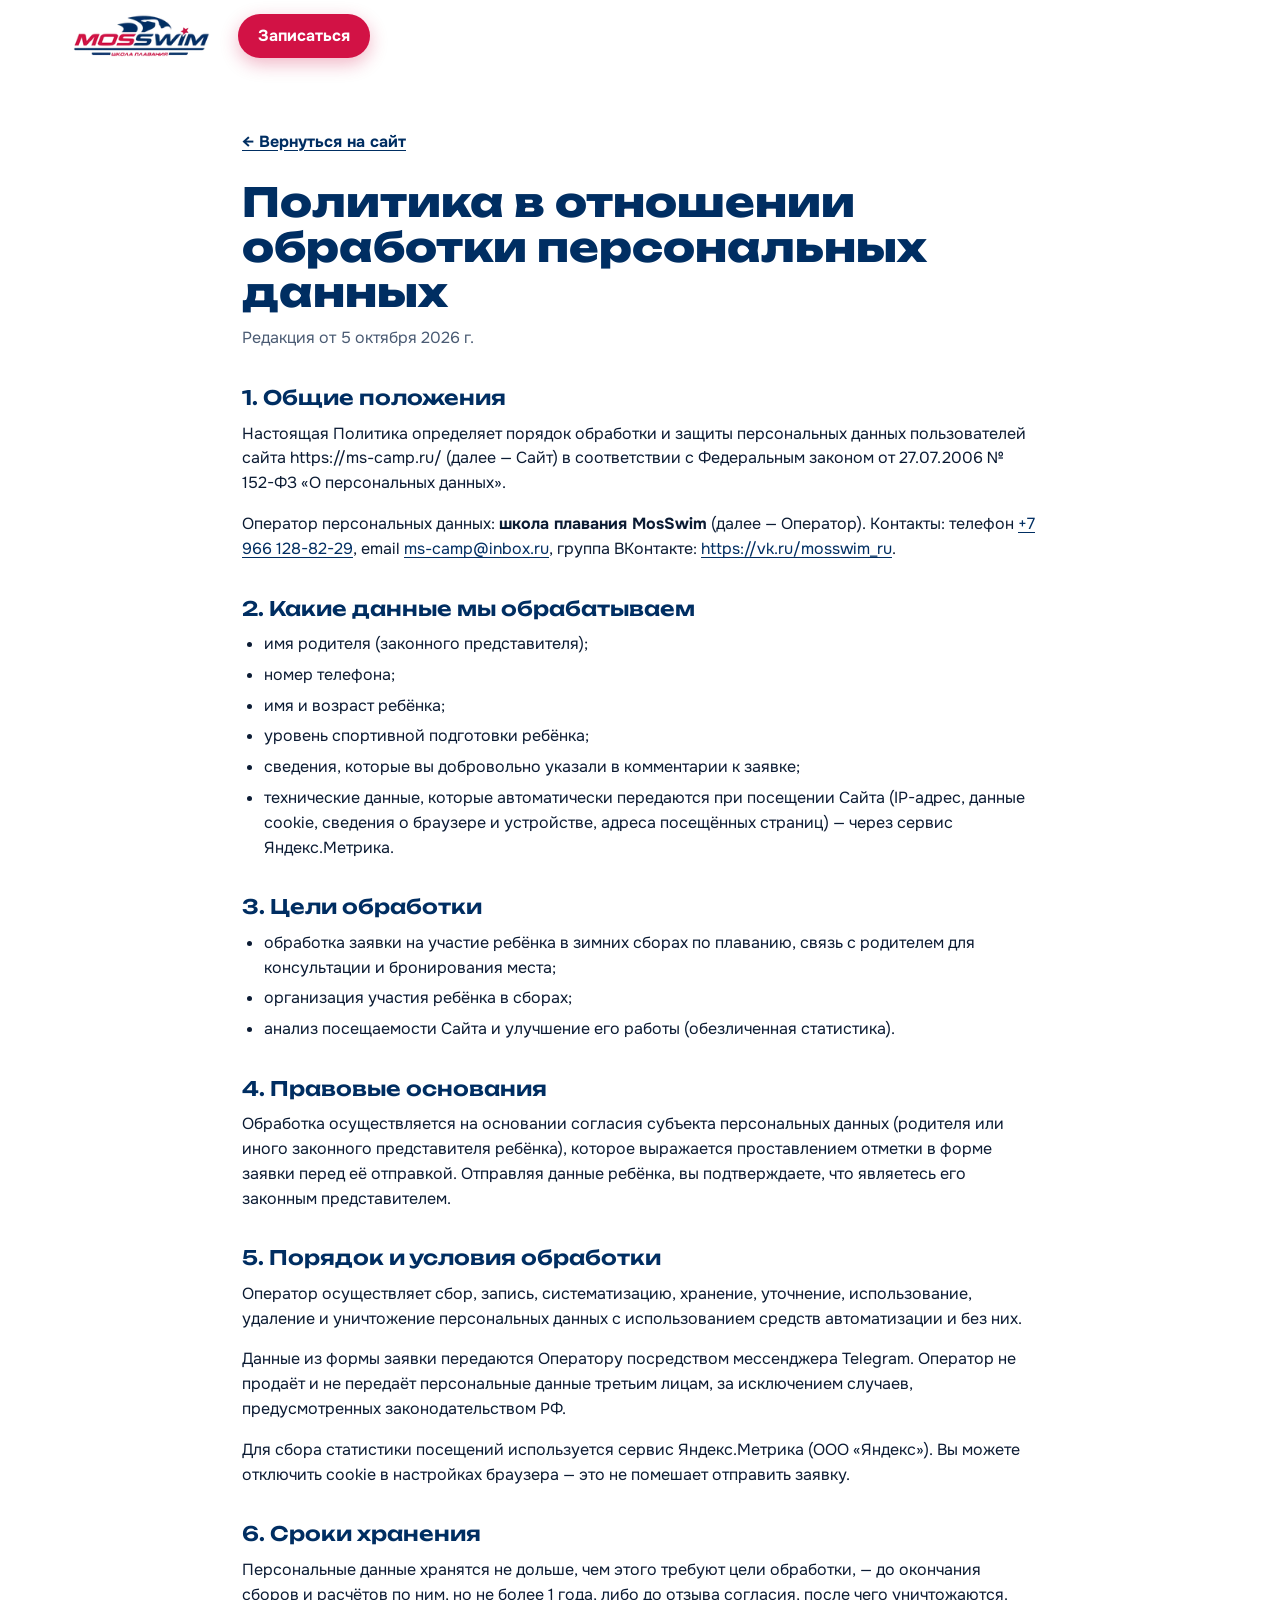
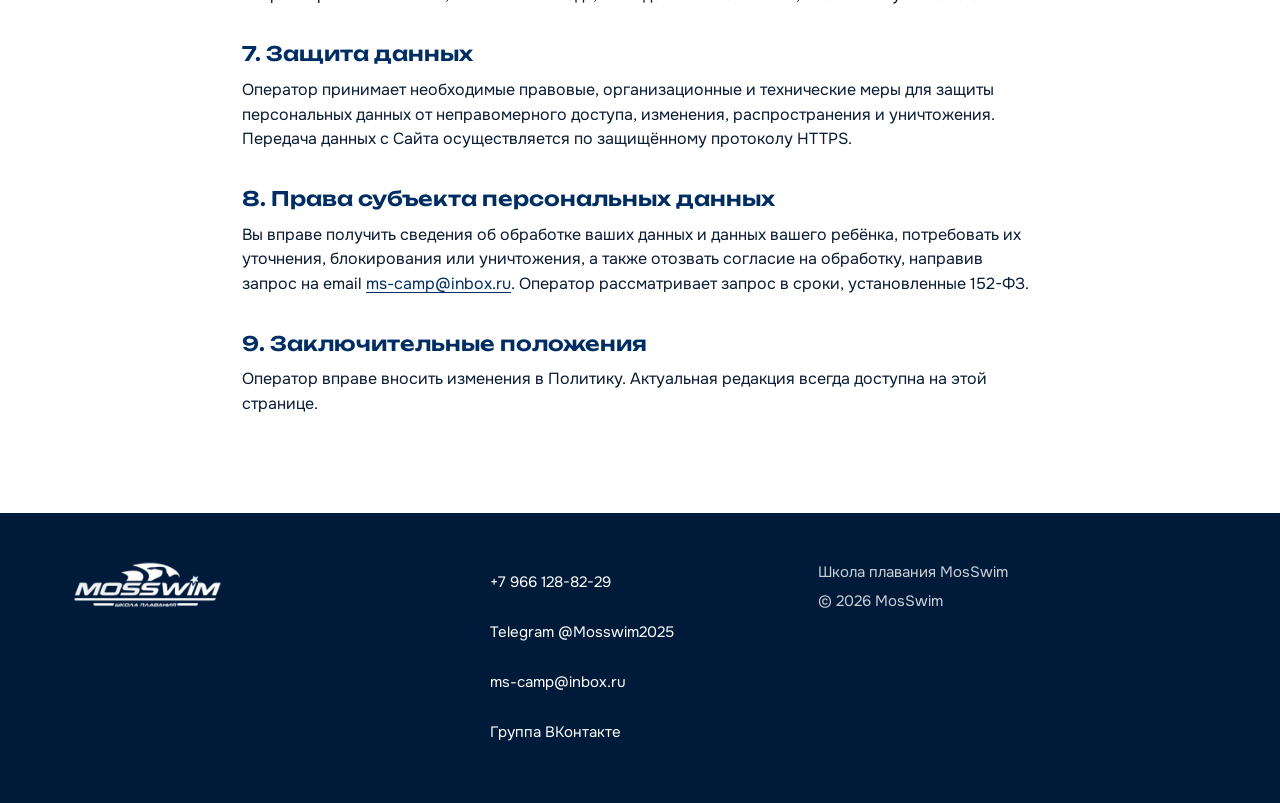
<file: privacy.html>
<!doctype html>
<html lang="ru">
<head>
  <meta charset="utf-8">
  <meta name="viewport" content="width=device-width, initial-scale=1">
  <title>Политика конфиденциальности — MosSwim, зимние сборы</title>
  <meta name="description" content="Политика обработки персональных данных на сайте зимних сборов школы плавания MosSwim.">
  <meta name="robots" content="noindex, follow">
  <meta name="theme-color" content="#002E62">
  <link rel="icon" href="favicon.ico" sizes="any">
  <link rel="apple-touch-icon" href="assets/icons/apple-touch-icon.png">
  <link rel="preconnect" href="https://fonts.googleapis.com">
  <link rel="preconnect" href="https://fonts.gstatic.com" crossorigin>
  <link rel="stylesheet" href="https://fonts.googleapis.com/css2?family=Onest:wght@400;500;600;700&family=Unbounded:wght@600;800&display=swap">
  <link rel="stylesheet" href="css/style.css?v=7">
  <style>
    .legal { padding: 48px 0 80px; }
    .legal h1 { font-family: var(--font-display); font-weight: 800; font-size: clamp(26px, 6vw, 40px); color: var(--navy); margin-bottom: 12px; }
    .legal h2 { font-family: var(--font-display); font-weight: 600; font-size: 20px; color: var(--navy); margin: 36px 0 12px; }
    .legal p, .legal li { color: var(--ink); max-width: 75ch; }
    .legal ul { list-style: disc; padding-left: 22px; margin-bottom: 1em; display: grid; gap: 6px; }
    .legal .meta { color: var(--muted); }
    .legal .back { display: inline-flex; align-items: center; min-height: 44px; font-weight: 700; margin-bottom: 16px; }
    .footer { padding-bottom: 48px; }
  </style>
</head>
<body>
<header class="header">
  <div class="container header__inner">
    <a class="header__logo" href="index.html" aria-label="MosSwim — на главную">
      <picture>
        <source type="image/webp" srcset="assets/logo/logo-56.webp 1x, assets/logo/logo-112.webp 2x">
        <img src="assets/logo/logo-56.png" srcset="assets/logo/logo-112.png 2x" width="133" height="56" alt="MosSwim — школа плавания">
      </picture>
    </a>
    <a class="btn btn--primary" href="index.html#signup" style="min-height:44px;padding:10px 18px">Записаться</a>
  </div>
</header>

<main class="legal">
  <div class="container container--narrow">
    <a class="back" href="index.html">← Вернуться на сайт</a>
    <h1>Политика в отношении обработки персональных данных</h1>
    <p class="meta">Редакция от 5 октября 2026 г.</p>

    <h2>1. Общие положения</h2>
    <p>Настоящая Политика определяет порядок обработки и защиты персональных данных пользователей сайта https://ms-camp.ru/ (далее — Сайт) в соответствии с Федеральным законом от 27.07.2006 № 152-ФЗ «О персональных данных».</p>
    <p>Оператор персональных данных: <b>школа плавания MosSwim</b> (далее — Оператор). Контакты: телефон <a href="tel:+79661288229">+7 966 128-82-29</a>, email <a href="mailto:ms-camp@inbox.ru">ms-camp@inbox.ru</a>, группа ВКонтакте: <a href="https://vk.ru/mosswim_ru" target="_blank" rel="noopener">https://vk.ru/mosswim_ru</a>.</p>

    <h2>2. Какие данные мы обрабатываем</h2>
    <ul>
      <li>имя родителя (законного представителя);</li>
      <li>номер телефона;</li>
      <li>имя и возраст ребёнка;</li>
      <li>уровень спортивной подготовки ребёнка;</li>
      <li>сведения, которые вы добровольно указали в комментарии к заявке;</li>
      <li>технические данные, которые автоматически передаются при посещении Сайта (IP-адрес, данные cookie, сведения о браузере и устройстве, адреса посещённых страниц) — через сервис Яндекс.Метрика.</li>
    </ul>

    <h2>3. Цели обработки</h2>
    <ul>
      <li>обработка заявки на участие ребёнка в зимних сборах по плаванию, связь с родителем для консультации и бронирования места;</li>
      <li>организация участия ребёнка в сборах;</li>
      <li>анализ посещаемости Сайта и улучшение его работы (обезличенная статистика).</li>
    </ul>

    <h2>4. Правовые основания</h2>
    <p>Обработка осуществляется на основании согласия субъекта персональных данных (родителя или иного законного представителя ребёнка), которое выражается проставлением отметки в форме заявки перед её отправкой. Отправляя данные ребёнка, вы подтверждаете, что являетесь его законным представителем.</p>

    <h2>5. Порядок и условия обработки</h2>
    <p>Оператор осуществляет сбор, запись, систематизацию, хранение, уточнение, использование, удаление и уничтожение персональных данных с использованием средств автоматизации и без них.</p>
    <p>Данные из формы заявки передаются Оператору посредством мессенджера Telegram. Оператор не продаёт и не передаёт персональные данные третьим лицам, за исключением случаев, предусмотренных законодательством РФ.</p>
    <p>Для сбора статистики посещений используется сервис Яндекс.Метрика (ООО «Яндекс»). Вы можете отключить cookie в настройках браузера — это не помешает отправить заявку.</p>

    <h2>6. Сроки хранения</h2>
    <p>Персональные данные хранятся не дольше, чем этого требуют цели обработки, — до окончания сборов и расчётов по ним, но не более 1 года, либо до отзыва согласия, после чего уничтожаются.</p>

    <h2>7. Защита данных</h2>
    <p>Оператор принимает необходимые правовые, организационные и технические меры для защиты персональных данных от неправомерного доступа, изменения, распространения и уничтожения. Передача данных с Сайта осуществляется по защищённому протоколу HTTPS.</p>

    <h2>8. Права субъекта персональных данных</h2>
    <p>Вы вправе получить сведения об обработке ваших данных и данных вашего ребёнка, потребовать их уточнения, блокирования или уничтожения, а также отозвать согласие на обработку, направив запрос на email <a href="mailto:ms-camp@inbox.ru">ms-camp@inbox.ru</a>. Оператор рассматривает запрос в сроки, установленные 152-ФЗ.</p>

    <h2>9. Заключительные положения</h2>
    <p>Оператор вправе вносить изменения в Политику. Актуальная редакция всегда доступна на этой странице.</p>
  </div>
</main>

<footer class="footer">
  <div class="container footer__inner">
    <div class="footer__brand">
      <picture>
        <source type="image/webp" srcset="assets/logo/logo-white-56.webp 1x, assets/logo/logo-white-112.webp 2x">
        <img src="assets/logo/logo-white-56.png" srcset="assets/logo/logo-white-112.png 2x" width="133" height="56" alt="MosSwim — школа плавания">
      </picture>
    </div>
    <div class="footer__col">
      <a href="tel:+79661288229">+7 966 128-82-29</a>
      <a href="https://t.me/Mosswim2025" target="_blank" rel="noopener">Telegram @Mosswim2025</a>
      <a href="mailto:ms-camp@inbox.ru">ms-camp@inbox.ru</a>
      <a href="https://vk.ru/mosswim_ru" target="_blank" rel="noopener">Группа ВКонтакте</a>
    </div>
    <div class="footer__col footer__legal">
      <span>Школа плавания MosSwim</span>
      <span>© 2026 MosSwim</span>
    </div>
  </div>
</footer>
</body>
</html>
</file>
<file: css/style.css>
/* =========================================================
   MosSwim — зимние сборы. Mobile-first: 378 → 768 → 1024+
   Цвета и шрифты меняются в :root
   ========================================================= */
:root {
  --navy: #002E62;
  --navy-900: #001A3A;
  --navy-700: #0B3F7C;
  --red: #D21245;
  --red-700: #A80E37;
  --ice: #EEF4FA;
  --ice-2: #DCE7F3;
  --ink: #0B1B33;
  --muted: #4A5B73;
  --line: #D5DFEA;
  --white: #fff;

  --c-swim: #1E88E5;
  --c-flex: #F2A93B;
  --c-meal: #3DBE8B;
  --c-rest: #8FA3BD;

  --font: "Onest", system-ui, -apple-system, "Segoe UI", Roboto, Arial, sans-serif;
  --font-display: "Unbounded", "Onest", system-ui, sans-serif;

  --radius: 16px;
  --radius-sm: 10px;
  --header-h: 64px;
  --gutter: 16px;
  --shadow: 0 10px 30px rgba(0, 30, 70, .10);
  --ease: cubic-bezier(.2, .7, .2, 1);
}

*, *::before, *::after { box-sizing: border-box; }
html { scroll-behavior: smooth; scroll-padding-top: calc(var(--header-h) + 8px); -webkit-text-size-adjust: 100%; }
body {
  margin: 0;
  font-family: var(--font);
  font-size: 16px;
  line-height: 1.55;
  color: var(--ink);
  background: var(--white);
  overflow-x: hidden;
}
img { max-width: 100%; height: auto; display: block; }
picture { display: block; }
a { color: var(--navy); text-underline-offset: 3px; }
a:hover { color: var(--red); }
h1, h2, h3 { margin: 0; line-height: 1.12; }
p { margin: 0 0 1em; }
ul, ol { margin: 0; padding: 0; list-style: none; }
button { font: inherit; cursor: pointer; }

:focus-visible { outline: 3px solid var(--red); outline-offset: 3px; border-radius: 4px; }
.section--navy :focus-visible, .hero :focus-visible, .footer :focus-visible { outline-color: #fff; }

.skip-link {
  position: absolute; left: 8px; top: -60px; z-index: 200;
  padding: 12px 16px; background: var(--navy); color: #fff; border-radius: 8px;
}
.skip-link:focus { top: 8px; color: #fff; }

.container { width: 100%; max-width: 1200px; margin: 0 auto; padding: 0 var(--gutter); }
.container--narrow { max-width: 860px; }

/* ---------- Кнопки ---------- */
.btn {
  display: inline-flex; align-items: center; justify-content: center; gap: 8px;
  min-height: 48px; padding: 12px 22px;
  border: 2px solid transparent; border-radius: 999px;
  font-weight: 700; font-size: 16px; line-height: 1.2; text-decoration: none; text-align: center;
  transition: background-color .2s, color .2s, border-color .2s, transform .2s var(--ease), box-shadow .2s;
}
.btn--lg { min-height: 56px; padding: 14px 28px; font-size: 17px; }
.btn--block { width: 100%; }
.btn--primary { background: var(--red); color: #fff; box-shadow: 0 6px 18px rgba(210, 18, 69, .30); }
.btn--primary:hover { background: var(--red-700); color: #fff; transform: translateY(-2px); }
.btn--ghost { background: rgba(255, 255, 255, .12); color: #fff; border-color: rgba(255, 255, 255, .7); backdrop-filter: blur(4px); }
.btn--ghost:hover { background: #fff; color: var(--navy); }
.btn--outline { background: transparent; color: var(--navy); border-color: var(--navy); }
.btn--outline:hover { background: var(--navy); color: #fff; }

/* ---------- Шапка ---------- */
.header {
  position: sticky; top: 0; z-index: 100;
  height: var(--header-h);
  background: rgba(255, 255, 255, .96);
  backdrop-filter: saturate(1.4) blur(10px);
  border-bottom: 1px solid transparent;
  transition: border-color .2s, box-shadow .2s;
}
.header.is-scrolled { border-bottom-color: var(--line); box-shadow: 0 4px 20px rgba(0, 30, 70, .06); }
.header__inner { height: 100%; display: flex; align-items: center; gap: 12px; }
.header__logo { display: flex; align-items: center; min-height: 44px; margin-right: auto; }
.header__logo img { width: auto; height: 40px; }
.header__phone { display: none; font-weight: 700; text-decoration: none; white-space: nowrap; }
.header__cta { display: none; min-height: 44px; padding: 10px 18px; }

.burger {
  width: 48px; height: 48px; margin-right: -8px;
  display: inline-flex; flex-direction: column; align-items: center; justify-content: center; gap: 5px;
  background: none; border: 0; border-radius: 10px;
}
.burger span { width: 24px; height: 2.5px; background: var(--navy); border-radius: 2px; transition: transform .25s var(--ease), opacity .2s; }
.burger[aria-expanded="true"] span:nth-child(1) { transform: translateY(7.5px) rotate(45deg); }
.burger[aria-expanded="true"] span:nth-child(2) { opacity: 0; }
.burger[aria-expanded="true"] span:nth-child(3) { transform: translateY(-7.5px) rotate(-45deg); }

.nav {
  position: fixed; inset: var(--header-h) 0 0 0;
  background: #fff; padding: 16px var(--gutter) 32px;
  overflow-y: auto;
  visibility: hidden; opacity: 0; transform: translateY(-8px);
  transition: opacity .2s, transform .25s var(--ease), visibility 0s .25s;
}
.nav.is-open { visibility: visible; opacity: 1; transform: none; transition: opacity .2s, transform .25s var(--ease); }
.nav__list a {
  display: flex; align-items: center; min-height: 52px;
  font-family: var(--font-display); font-weight: 600; font-size: 20px;
  color: var(--navy); text-decoration: none; border-bottom: 1px solid var(--line);
}
.nav__list a:hover { color: var(--red); }
.nav__mobile-extra { display: grid; gap: 12px; margin-top: 24px; }
.nav__phone { display: flex; align-items: center; min-height: 48px; font-weight: 700; font-size: 20px; text-decoration: none; }
body.nav-open { overflow: hidden; }

/* ---------- Hero ---------- */
.hero {
  position: relative; isolation: isolate;
  min-height: min(calc(100svh - var(--header-h)), 820px);
  display: flex; align-items: flex-end;
  color: #fff; overflow: hidden;
  background: var(--navy);
}
.hero__bg, .hero__bg img { position: absolute; inset: 0; width: 100%; height: 100%; }
.hero__bg { z-index: -2; }
.hero__bg img { object-fit: cover; object-position: center 55%; }
.hero::before {
  content: ""; position: absolute; inset: 0; z-index: -1;
  background:
    linear-gradient(180deg, rgba(0, 26, 58, .35) 0%, rgba(0, 26, 58, .55) 35%, rgba(0, 26, 58, .92) 75%, var(--navy-900) 100%);
}
.hero__inner { padding-top: 48px; padding-bottom: 40px; }
.hero__eyebrow {
  display: inline-block; margin-bottom: 16px; padding: 6px 12px;
  font-size: 13px; font-weight: 600; letter-spacing: .04em; text-transform: uppercase;
  background: rgba(255, 255, 255, .14); border-radius: 999px;
}
.hero__title {
  font-family: var(--font-display); font-weight: 800;
  font-size: clamp(30px, 8.6vw, 84px); letter-spacing: -.01em; text-transform: uppercase;
}
.hero__dates {
  margin: 14px 0 20px;
  font-family: var(--font-display); font-weight: 600; font-size: clamp(20px, 5.5vw, 34px);
}
.hero__dates span {
  display: inline-block; padding: 2px 12px; margin-right: 6px;
  background: var(--red); border-radius: 8px; transform: skewX(-10deg);
}
.hero__meta { display: grid; gap: 4px; margin-bottom: 24px; font-size: 15px; color: rgba(255, 255, 255, .9); }
.hero__meta strong { color: #fff; }
.hero__facts { display: grid; gap: 8px; margin-bottom: 24px; }
.hero__facts li {
  display: flex; align-items: center; gap: 12px;
  padding: 8px 14px; border-left: 3px solid var(--red);
  background: rgba(255, 255, 255, .08); border-radius: 0 10px 10px 0;
}
.hero__facts b { font-family: var(--font-display); font-size: 22px; min-width: 64px; white-space: nowrap; }
.hero__facts span { font-size: 15px; line-height: 1.35; }
.hero__actions { display: grid; gap: 12px; }

/* ---------- Секции ---------- */
.section { padding: 64px 0; }
.section--ice { background: var(--ice); }
.section--navy { background: var(--navy); color: #fff; }
.section--navy .section__title { color: #fff; }
.section--navy .lead { color: rgba(255, 255, 255, .85); }
.kicker {
  display: inline-flex; align-items: center; gap: 10px; margin-bottom: 12px;
  font-size: 13px; font-weight: 700; letter-spacing: .08em; text-transform: uppercase; color: var(--red);
}
.kicker::before { content: ""; width: 28px; height: 4px; border-radius: 2px; background: repeating-linear-gradient(90deg, var(--red) 0 6px, #fff 6px 9px); }
.section--ice .kicker::before { background: repeating-linear-gradient(90deg, var(--red) 0 6px, var(--ice) 6px 9px); }
.kicker--light { color: #FF7A9A; }
.kicker--light::before { background: repeating-linear-gradient(90deg, var(--red) 0 6px, var(--navy) 6px 9px); }
.section__title {
  font-family: var(--font-display); font-weight: 800;
  font-size: clamp(26px, 6.4vw, 46px); color: var(--navy);
  margin-bottom: 20px; max-width: 22ch;
}
.lead { font-size: 18px; color: var(--muted); max-width: 62ch; margin-bottom: 32px; }
.note { margin-top: 20px; font-size: 14px; color: var(--muted); max-width: 70ch; }

.checklist { display: grid; gap: 10px; }
.checklist li { position: relative; padding-left: 30px; }
.checklist li::before {
  content: ""; position: absolute; left: 0; top: .2em; width: 20px; height: 20px; border-radius: 50%;
  background: var(--red) url("data:image/svg+xml,%3Csvg xmlns='http://www.w3.org/2000/svg' viewBox='0 0 20 20'%3E%3Cpath d='M5.5 10.5l3 3 6-6.5' fill='none' stroke='%23fff' stroke-width='2.2' stroke-linecap='round' stroke-linejoin='round'/%3E%3C/svg%3E") center/100% no-repeat;
}

/* ---------- Кому подойдут ---------- */
.audience { display: grid; gap: 16px; }
.audience__card { padding: 28px 22px; border: 1px solid var(--line); border-radius: var(--radius); background: #fff; }
.audience__card h3 { font-family: var(--font-display); font-weight: 600; font-size: 21px; color: var(--navy); margin: 14px 0 18px; }
.audience__card--dark { background: var(--navy); color: #fff; border-color: var(--navy); }
.audience__card--dark h3 { color: #fff; }
.audience__tag {
  display: inline-block; padding: 5px 12px; border-radius: 999px;
  font-size: 13px; font-weight: 700; background: var(--ice); color: var(--navy);
}
.audience__card--dark .audience__tag { background: var(--red); color: #fff; }

/* ---------- О сборах ---------- */
.stats { display: grid; grid-template-columns: repeat(2, 1fr); gap: 12px; margin-bottom: 32px; }
.stats__item { padding: 20px 16px; background: #fff; border-radius: var(--radius); box-shadow: var(--shadow); }
.stats__item b { display: block; font-family: var(--font-display); font-weight: 800; font-size: 44px; line-height: 1; color: var(--red); }
.stats__item span { display: block; margin-top: 8px; font-weight: 600; color: var(--navy); line-height: 1.3; }
.included { display: grid; gap: 16px; }
.included__col { padding: 26px 22px; border-radius: var(--radius); background: #fff; }
.included__col h3 { font-family: var(--font-display); font-weight: 600; font-size: 19px; margin-bottom: 16px; color: var(--navy); }
.included__col ul { display: grid; gap: 12px; }
.included__col li { position: relative; padding-left: 30px; }
.included__col li::before { position: absolute; left: 0; top: 0; font-weight: 800; font-size: 18px; line-height: 1.3; }
.included__col--yes { border-top: 5px solid var(--c-meal); }
.included__col--yes li::before { content: "✓"; color: #1F9E6C; }
.included__col--no { border-top: 5px solid var(--c-rest); }
.included__col--no li::before { content: "—"; color: var(--muted); }

/* ---------- Тренеры ---------- */
.coaches { display: grid; gap: 20px; }
.coach { display: flex; flex-direction: column; background: #fff; border: 1px solid var(--line); border-radius: var(--radius); overflow: hidden; }
.coach__photo { aspect-ratio: 3 / 4; background: var(--ice); overflow: hidden; }
.coach__photo img { width: 100%; height: 100%; object-fit: cover; object-position: center 25%; transition: transform .6s var(--ease); }
.coach:hover .coach__photo img { transform: scale(1.03); }
.coach__photo--empty {
  aspect-ratio: 3 / 4; display: grid; align-content: center; justify-items: center; gap: 6px;
  background: linear-gradient(160deg, var(--ice) 0%, var(--ice-2) 100%); color: var(--navy);
}
.coach__photo--empty span { font-family: var(--font-display); font-weight: 800; font-size: 44px; letter-spacing: .02em; }
.coach__photo--empty small { font-size: 13px; font-weight: 600; color: var(--muted); }
.coach__body { padding: 22px; }
.coach__role { display: inline-block; font-size: 13px; font-weight: 700; letter-spacing: .04em; text-transform: uppercase; color: var(--red); margin-bottom: 8px; }
.coach__name { font-family: var(--font-display); font-weight: 600; font-size: 21px; color: var(--navy); margin-bottom: 8px; }
.coach__title { font-weight: 700; color: var(--navy); }
.coach__list { display: grid; gap: 8px; font-size: 15px; color: var(--muted); }
.coach__list li { position: relative; padding-left: 18px; }
.coach__list li::before { content: ""; position: absolute; left: 0; top: .6em; width: 8px; height: 3px; border-radius: 2px; background: var(--red); }
.coach--lead { background: var(--navy); border-color: var(--navy); color: #fff; }
.coach--lead .coach__name, .coach--lead .coach__title { color: #fff; }
.coach--lead .coach__role { color: #FF7A9A; }
.coach--lead .coach__list { color: rgba(255, 255, 255, .85); }

/* ---------- Программа ---------- */
.days__tabs {
  display: flex; gap: 8px; overflow-x: auto; scroll-snap-type: x proximity; scroll-padding-inline: var(--gutter);
  margin: 0 calc(-1 * var(--gutter)) 20px; padding: 4px var(--gutter) 12px;
  scrollbar-width: thin; scrollbar-color: rgba(255,255,255,.3) transparent;
}
.days__tabs button {
  flex: 0 0 auto; scroll-snap-align: start;
  min-width: 104px; min-height: 64px; padding: 10px 14px;
  display: flex; flex-direction: column; align-items: flex-start; gap: 2px;
  color: #fff; background: rgba(255, 255, 255, .08);
  border: 1px solid rgba(255, 255, 255, .2); border-radius: 12px; text-align: left;
  transition: background-color .2s, border-color .2s;
}
.days__tabs button b { font-family: var(--font-display); font-weight: 600; font-size: 16px; }
.days__tabs button small { font-size: 12.5px; color: rgba(255, 255, 255, .75); white-space: nowrap; }
.days__tabs button:hover { background: rgba(255, 255, 255, .16); }
.days__tabs button[aria-selected="true"] { background: var(--red); border-color: var(--red); }
.days__tabs button[aria-selected="true"] small { color: #fff; }

.day { background: #fff; color: var(--ink); border-radius: var(--radius); padding: 24px 18px; margin-bottom: 16px; }
.js .day { margin-bottom: 0; }
.js .day[hidden] { display: none; }
.day__title { font-family: var(--font-display); font-weight: 600; font-size: 20px; color: var(--navy); margin-bottom: 20px; display: flex; flex-wrap: wrap; align-items: center; gap: 10px; }
.day__badge { font-family: var(--font); font-size: 13px; font-weight: 700; padding: 5px 12px; border-radius: 999px; background: var(--ice); color: var(--navy); }

.timeline { position: relative; display: grid; gap: 2px; }
.timeline::before { content: ""; position: absolute; left: 7px; top: 12px; bottom: 12px; width: 2px; background: var(--line); }
.tl { position: relative; display: grid; grid-template-columns: 104px 1fr; gap: 12px; padding: 10px 0 10px 28px; }
.tl::before {
  content: ""; position: absolute; left: 0; top: 14px; width: 16px; height: 16px; border-radius: 50%;
  background: #fff; border: 3px solid var(--navy);
}
.tl time { font-weight: 700; color: var(--navy); font-variant-numeric: tabular-nums; }
.tl span { font-weight: 600; }
.tl em { display: block; font-style: normal; font-weight: 400; font-size: 15px; color: var(--muted); }
.tl--swim::before { border-color: var(--c-swim); background: var(--c-swim); }
.tl--flex::before, .tl--gym::before { border-color: var(--c-flex); background: var(--c-flex); }
.tl--meal::before { border-color: var(--c-meal); }
.tl--rest::before { border-color: var(--c-rest); }
.tl--swim { background: linear-gradient(90deg, rgba(30, 136, 229, .10), transparent 80%); border-radius: 10px; }

.legend { display: flex; flex-wrap: wrap; gap: 8px 18px; margin-top: 18px; font-size: 14px; color: rgba(255, 255, 255, .85); }
.legend li { display: inline-flex; align-items: center; gap: 8px; }
.legend li::before { content: ""; width: 12px; height: 12px; border-radius: 50%; }
.legend__swim::before { background: var(--c-swim); }
.legend__flex::before { background: var(--c-flex); }
.legend__meal::before { border: 3px solid var(--c-meal); }
.legend__rest::before { border: 3px solid var(--c-rest); }

/* ---------- Место: факты + галереи ---------- */
.place-facts { display: grid; gap: 12px; margin-bottom: 24px; }
.place-fact { padding: 16px 18px; border-radius: var(--radius-sm); background: var(--ice); border-left: 4px solid var(--navy); }
.section--ice .place-fact { background: #fff; }
.place-fact span { display: block; font-size: 13px; font-weight: 600; text-transform: uppercase; letter-spacing: .05em; color: var(--muted); }
.place-fact b { color: var(--navy); }

.gallery { display: grid; gap: 8px; }
.gallery--hotel { grid-template-columns: repeat(2, 1fr); }
.gallery--pool { grid-template-columns: repeat(2, 1fr); }
.gallery a { position: relative; display: block; overflow: hidden; border-radius: var(--radius-sm); background: var(--ice-2); }
.gallery img { width: 100%; height: 100%; object-fit: cover; transition: transform .5s var(--ease); }
.gallery--hotel img { aspect-ratio: 3 / 2; }
.gallery--pool img { aspect-ratio: 3 / 4; }
.gallery a:hover img { transform: scale(1.05); }
.gallery a::after {
  content: ""; position: absolute; inset: 0; border-radius: inherit;
  box-shadow: inset 0 0 0 0 var(--red); transition: box-shadow .2s;
}
.gallery a:hover::after { box-shadow: inset 0 0 0 3px var(--red); }
.gallery--hotel li:first-child { grid-column: 1 / -1; }
.js .gallery .is-extra { display: none; }
.js .gallery.is-expanded .is-extra { display: block; }
.gallery__more { margin-top: 16px; text-align: center; }
.no-js-hidden { display: none; }

/* ---------- Стоимость ---------- */
.price { display: grid; gap: 16px; }
.price__card {
  position: relative; overflow: hidden;
  padding: 30px 22px; border-radius: var(--radius);
  background: var(--navy); color: #fff;
}
.price__card::after {
  content: ""; position: absolute; right: -40px; top: -40px; width: 180px; height: 180px; border-radius: 50%;
  background: radial-gradient(circle, rgba(210, 18, 69, .45), transparent 70%);
}
.price__label { font-weight: 600; color: rgba(255, 255, 255, .8); margin-bottom: 6px; }
.price__value { font-family: var(--font-display); font-weight: 800; font-size: clamp(42px, 12vw, 64px); line-height: 1; margin-bottom: 8px; }
.price__per { color: rgba(255, 255, 255, .8); margin-bottom: 24px; }
.checklist--light { margin-bottom: 28px; }
.price__terms { margin: 0; display: grid; gap: 0; border: 1px solid var(--line); border-radius: var(--radius); padding: 8px 22px; }
.price__terms div { padding: 14px 0; border-bottom: 1px solid var(--line); }
.price__terms div:last-child { border-bottom: 0; }
.price__terms dt { font-size: 13px; font-weight: 700; text-transform: uppercase; letter-spacing: .05em; color: var(--muted); }
.price__terms dd { margin: 4px 0 0; font-weight: 600; color: var(--navy); }

/* ---------- Почему мы ---------- */
.why { display: grid; gap: 14px; counter-reset: why; }
.why__item { position: relative; padding: 24px 22px 22px 22px; background: #fff; border-radius: var(--radius); counter-increment: why; }
.why__item::before {
  content: "0" counter(why);
  display: block; margin-bottom: 10px;
  font-family: var(--font-display); font-weight: 800; font-size: 30px; color: var(--red); line-height: 1;
}
.why__item h3 { font-family: var(--font-display); font-weight: 600; font-size: 19px; color: var(--navy); margin-bottom: 8px; }
.why__item p { margin: 0; color: var(--muted); }

/* ---------- FAQ ---------- */
.faq { display: grid; gap: 10px; }
.faq__item { border: 1px solid var(--line); border-radius: var(--radius-sm); background: #fff; transition: border-color .2s; }
.faq__item[open] { border-color: var(--navy); }
.faq__item summary {
  position: relative; list-style: none; cursor: pointer;
  min-height: 56px; padding: 16px 56px 16px 18px;
  font-weight: 700; color: var(--navy);
}
.faq__item summary::-webkit-details-marker { display: none; }
.faq__item summary::after {
  content: ""; position: absolute; right: 18px; top: 50%; width: 22px; height: 22px; margin-top: -11px;
  background:
    linear-gradient(var(--red), var(--red)) center/14px 2.5px no-repeat,
    linear-gradient(var(--red), var(--red)) center/2.5px 14px no-repeat;
  transition: transform .25s var(--ease);
}
.faq__item[open] summary::after { transform: rotate(45deg); }
.faq__item summary:hover { color: var(--red); }
.faq__body { padding: 0 18px 18px; color: var(--muted); }
.faq__body p:last-child { margin-bottom: 0; }

/* ---------- Форма ---------- */
.signup { background: linear-gradient(160deg, var(--navy) 0%, var(--navy-900) 100%); }
.signup__inner { display: grid; gap: 32px; }
.signup__facts { display: grid; gap: 8px; margin-bottom: 24px; }
.signup__facts li { padding-left: 22px; position: relative; font-weight: 600; }
.signup__facts li::before { content: ""; position: absolute; left: 0; top: .55em; width: 10px; height: 10px; border-radius: 2px; background: var(--red); transform: rotate(45deg); }
.signup__alt { color: rgba(255, 255, 255, .85); }
.signup__alt a, .section--navy .faq__body a { color: #fff; font-weight: 700; }
.signup__alt a:hover { color: #FF9AB3; }

.form { background: #fff; color: var(--ink); border-radius: var(--radius); padding: 24px 18px; box-shadow: 0 20px 50px rgba(0, 0, 0, .25); }
.form__row { display: grid; gap: 0 16px; }
.field { display: block; margin: 0 0 16px; border: 0; padding: 0; min-width: 0; }
.field__label { display: block; margin-bottom: 6px; font-size: 14px; font-weight: 700; color: var(--navy); padding: 0; }
.field input, .field textarea {
  width: 100%; min-height: 52px; padding: 12px 14px;
  font: inherit; color: var(--ink);
  background: var(--ice); border: 2px solid transparent; border-radius: var(--radius-sm);
  transition: border-color .2s, background-color .2s;
}
.field textarea { resize: vertical; min-height: 96px; }
.field input:hover, .field textarea:hover { border-color: var(--ice-2); }
.field input:focus, .field textarea:focus { outline: none; border-color: var(--navy); background: #fff; }
.field.is-invalid input, .field.is-invalid textarea { border-color: var(--red); background: #FFF3F6; }
.field__error { display: block; min-height: 0; font-size: 13.5px; font-weight: 600; color: var(--red-700); margin-top: 4px; }
.field__error:empty { margin: 0; }

.choices { display: grid; gap: 8px; }
.choice { position: relative; display: block; height: 100%; }
.choice input { position: absolute; opacity: 0; width: 1px; height: 1px; }
.choice span {
  display: flex; align-items: center; height: 100%; min-height: 48px; padding: 10px 14px 10px 44px;
  background: var(--ice); border: 2px solid transparent; border-radius: var(--radius-sm);
  font-weight: 600; cursor: pointer; position: relative; transition: border-color .2s, background-color .2s;
}
.choice span::before {
  content: ""; position: absolute; left: 14px; top: 50%; width: 20px; height: 20px; margin-top: -10px;
  border-radius: 50%; border: 2px solid var(--muted); background: #fff;
}
.choice input:checked + span { border-color: var(--navy); background: #fff; }
.choice input:checked + span::before { border-color: var(--red); box-shadow: inset 0 0 0 4px #fff; background: var(--red); }
.choice input:focus-visible + span { outline: 3px solid var(--red); outline-offset: 2px; }
.field--choice.is-invalid .choice span { border-color: var(--red); }

.consent { display: flex; gap: 12px; align-items: flex-start; font-size: 14px; color: var(--muted); cursor: pointer; }
.consent input { flex: 0 0 auto; width: 24px; height: 24px; margin: 0; accent-color: var(--red); cursor: pointer; }
.consent.is-invalid { color: var(--red-700); }
.field__error--consent { margin: 4px 0 16px 36px; }
.form .btn[type="submit"] { margin-top: 12px; }
.form .btn[disabled] { opacity: .7; cursor: progress; transform: none; }
.form__status { margin: 14px 0 0; font-weight: 600; }
.form__status:empty { display: none; }
.form__status.is-success { padding: 14px 16px; border-radius: var(--radius-sm); background: #E7F7EF; color: #11613F; }
.form__status.is-error { padding: 14px 16px; border-radius: var(--radius-sm); background: #FFF0F3; color: var(--red-700); }
.hp { position: absolute !important; left: -10000px; width: 1px; height: 1px; overflow: hidden; }

/* ---------- Контакты ---------- */
.contacts { display: grid; gap: 28px; }
.contacts__list { display: grid; gap: 4px; margin-bottom: 24px; }
.contacts__list li { display: grid; grid-template-columns: 100px 1fr; align-items: center; min-height: 44px; border-bottom: 1px solid var(--line); }
.contacts__list span { font-size: 13px; font-weight: 700; text-transform: uppercase; letter-spacing: .05em; color: var(--muted); }
.contacts__list a { font-weight: 700; font-size: 18px; text-decoration: none; display: inline-flex; align-items: center; min-height: 44px; }
.contacts__places { display: grid; gap: 10px; margin-bottom: 24px; }
.contacts__places li { position: relative; padding-left: 40px; }
.contacts__places li::before {
  content: ""; position: absolute; left: 4px; top: 2px;
  width: 20px; height: 20px; border-radius: 50% 50% 50% 0; transform: rotate(-45deg);
  background: #1E98FF; box-shadow: inset 0 0 0 6px #1E98FF, inset 0 0 0 10px #fff;
}
.contacts__places b { display: block; color: var(--navy); }
.contacts__map { border-radius: var(--radius); overflow: hidden; background: var(--ice); min-height: 360px; }
.contacts__map iframe { display: block; width: 100%; height: 100%; min-height: 360px; border: 0; }

/* ---------- Подвал ---------- */
.footer { background: var(--navy-900); color: rgba(255, 255, 255, .8); padding: 48px 0 calc(96px + env(safe-area-inset-bottom)); font-size: 15px; }
.footer__inner { display: grid; gap: 28px; }
.footer__brand img { height: 48px; width: auto; margin-bottom: 12px; }
.footer__col { display: grid; gap: 6px; align-content: start; }
.footer a { color: #fff; text-decoration: none; display: inline-flex; align-items: center; min-height: 44px; }
.footer a:hover { color: #FF9AB3; text-decoration: underline; }

/* ---------- Липкая кнопка (мобильный) ---------- */
.sticky-cta {
  position: fixed; left: 0; right: 0; bottom: 0; z-index: 90;
  padding: 10px var(--gutter) calc(10px + env(safe-area-inset-bottom));
  background: rgba(255, 255, 255, .96); border-top: 1px solid var(--line);
  transform: translateY(110%); transition: transform .3s var(--ease);
}
.sticky-cta.is-visible { transform: none; }

/* ---------- Лайтбокс ---------- */
.lightbox {
  width: 100vw; height: 100dvh; max-width: none; max-height: none; margin: 0; padding: 0; border: 0;
  background: rgba(0, 15, 35, .94); color: #fff;
}
.lightbox[open] { display: flex; align-items: center; justify-content: center; }
.lightbox::backdrop { background: rgba(0, 15, 35, .7); }
.lightbox__figure { margin: 0; max-width: min(1100px, 92vw); }
.lightbox__figure img { max-height: 80dvh; width: auto; margin: 0 auto; border-radius: 8px; }
.lightbox__figure figcaption { margin-top: 12px; text-align: center; font-size: 15px; color: rgba(255, 255, 255, .85); }
.lightbox__close, .lightbox__nav {
  position: absolute; width: 52px; height: 52px; border: 0; border-radius: 50%;
  background: rgba(255, 255, 255, .12); color: #fff; font-size: 34px; line-height: 1;
  display: grid; place-items: center;
}
.lightbox__close:hover, .lightbox__nav:hover { background: var(--red); }
.lightbox__close { top: 12px; right: 12px; }
.lightbox__nav--prev { left: 8px; top: 50%; margin-top: -26px; }
.lightbox__nav--next { right: 8px; top: 50%; margin-top: -26px; }

/* ---------- Анимации появления ---------- */
.js .reveal { opacity: 0; transform: translateY(24px); transition: opacity .7s var(--ease), transform .7s var(--ease); }
.js .reveal.is-visible { opacity: 1; transform: none; }

@media (prefers-reduced-motion: reduce) {
  html { scroll-behavior: auto; }
  *, *::before, *::after { transition-duration: .01ms !important; animation-duration: .01ms !important; }
  .js .reveal { opacity: 1; transform: none; }
  .gallery a:hover img, .coach:hover .coach__photo img, .btn--primary:hover { transform: none; }
}

/* =========================================================
   Планшет ≥ 768px
   ========================================================= */
@media (min-width: 768px) {
  :root { --gutter: 32px; --header-h: 72px; }
  .section { padding: 96px 0; }
  .hero { align-items: center; min-height: min(calc(100svh - var(--header-h)), 860px); }
  .hero::before { background: linear-gradient(90deg, rgba(0, 26, 58, .94) 0%, rgba(0, 26, 58, .78) 45%, rgba(0, 26, 58, .25) 100%); }
  .hero__inner { padding-top: 72px; padding-bottom: 72px; }
  .hero__facts { grid-template-columns: repeat(3, 1fr); max-width: 820px; }
  .hero__facts li { flex-direction: column; align-items: flex-start; gap: 4px; }
  .hero__actions { display: flex; flex-wrap: wrap; }

  .audience { grid-template-columns: 1fr 1fr; gap: 20px; }
  .audience__card { padding: 36px 32px; }
  .stats { grid-template-columns: repeat(4, 1fr); gap: 16px; }
  .included { grid-template-columns: 3fr 2fr; gap: 20px; }

  .coaches { grid-template-columns: 1fr 1fr; }
  .coach--lead { grid-column: 1 / -1; flex-direction: row; }
  .coach--lead .coach__photo { flex: 0 0 40%; aspect-ratio: auto; }
  .coach--lead .coach__body { padding: 36px; align-self: center; }
  .coach--lead .coach__name { font-size: 28px; }

  .day { padding: 32px; }
  .tl { grid-template-columns: 130px 1fr; }

  .place-facts { grid-template-columns: repeat(4, 1fr); }
  .place-facts--2 { grid-template-columns: repeat(2, 1fr); }
  .gallery--hotel { grid-template-columns: repeat(3, 1fr); gap: 12px; }
  .gallery--hotel li:first-child { grid-column: span 2; grid-row: span 2; }
  .gallery--hotel li:first-child img { aspect-ratio: auto; height: 100%; }
  .gallery--pool { grid-template-columns: repeat(4, 1fr); gap: 12px; }

  .price { grid-template-columns: 1fr 1fr; gap: 24px; align-items: start; }
  .price__card { padding: 40px 36px; }
  .why { grid-template-columns: 1fr 1fr; gap: 20px; }

  .form { padding: 36px 32px; }
  .form__row { grid-template-columns: 1fr 1fr; }
  .choices { grid-template-columns: repeat(3, 1fr); }
  .choice span { padding-right: 10px; }

  .contacts__map, .contacts__map iframe { min-height: 440px; }
  .footer { padding-bottom: 48px; }
  .footer__inner { grid-template-columns: 1.3fr 1fr 1.3fr; }
  .sticky-cta { display: none; }
}

/* =========================================================
   Десктоп ≥ 1024px
   ========================================================= */
@media (min-width: 1024px) {
  .burger, .nav__mobile-extra { display: none; }
  .nav {
    position: static; visibility: visible; opacity: 1; transform: none;
    padding: 0; background: none; overflow: visible; margin: 0 8px 0 auto;
  }
  .nav__list a { white-space: nowrap; }
  .nav__list { display: flex; gap: 2px; }
  .nav__list a {
    min-height: 44px; padding: 0 10px; border: 0; border-radius: 8px;
    font-family: var(--font); font-weight: 600; font-size: 15px;
  }
  .nav__list a:hover { background: var(--ice); }
  .header__logo { margin-right: 16px; }
  .header__cta { display: inline-flex; }
  .header__logo img { height: 44px; }

  .coach--lead .coach__photo { flex-basis: 34%; }
  .coach--lead .coach__body { padding: 48px; }
  .coaches .coach:not(.coach--lead) { flex-direction: row; }
  .coaches .coach:not(.coach--lead) .coach__photo { flex: 0 0 44%; aspect-ratio: auto; }
  .coaches .coach:not(.coach--lead) .coach__photo--empty { align-content: center; }
  .coaches .coach:not(.coach--lead) .coach__body { align-self: center; }

  .why { grid-template-columns: repeat(4, 1fr); }
  .days__tabs { overflow: visible; margin: 0 0 20px; padding: 4px 0; }
  .days__tabs button { min-width: 0; flex: 1 1 0; }
  .signup__inner { grid-template-columns: 5fr 7fr; gap: 56px; align-items: start; }
  .signup__intro { position: sticky; top: calc(var(--header-h) + 32px); }
  .contacts { grid-template-columns: 5fr 7fr; gap: 48px; align-items: stretch; }
  .contacts__map, .contacts__map iframe { min-height: 100%; }
}

@media (min-width: 1200px) {
  .header__phone { display: inline-flex; align-items: center; min-height: 44px; margin-right: 8px; }
  .nav__list a { padding: 0 12px; }
}

/* =========================================================
   АНИМАЦИИ-АКЦЕНТЫ
   Всё отключается при prefers-reduced-motion (блок в конце)
   и ставится на паузу, когда элемент вне экрана (.is-offscreen).
   ========================================================= */

/* ---------- Разделительная дорожка бассейна ----------
   Тайл assets/lane.svg (генерируется tools/make-lane.py) едет по кругу.
   Двигается псевдоэлемент через transform — это дёшево для браузера. */
.lane {
  --lane-w: 243px; --lane-h: 48px;
  position: relative; z-index: 3;
  height: var(--lane-h); margin: calc(var(--lane-h) / -2) 0;
  overflow: hidden; pointer-events: none;
  animation: laneBob 5s ease-in-out infinite;
}
.lane::before {
  content: ""; position: absolute; top: 0; bottom: 0; left: 0;
  width: calc(100% + var(--lane-w));
  background: url(../assets/lane.svg) repeat-x 0 50% / var(--lane-w) var(--lane-h);
  filter: drop-shadow(0 3px 3px rgba(0, 26, 58, .18));
  animation: laneDrift 32s linear infinite;
  will-change: transform;
}
.lane--rev::before { animation-direction: reverse; animation-duration: 38s; }
.lane--rev { animation-delay: -2.5s; }
@keyframes laneDrift { to { transform: translateX(calc(-1 * var(--lane-w))); } }
@keyframes laneBob { 0%, 100% { transform: translateY(0); } 50% { transform: translateY(2px); } }
@media (max-width: 767px) { .lane { --lane-w: 182.25px; --lane-h: 36px; } }

/* ---------- Hero: медленный наезд камеры + снег ---------- */
.hero__bg img { animation: heroZoom 26s ease-in-out infinite alternate; transform-origin: 60% 60%; }
@keyframes heroZoom { from { transform: scale(1); } to { transform: scale(1.08); } }
.hero__snow { position: absolute; inset: 0; width: 100%; height: 100%; z-index: -1; pointer-events: none; }

/* ---------- Блик на главных кнопках ---------- */
.btn--shine { position: relative; overflow: hidden; isolation: isolate; }
.btn--shine::after {
  content: ""; position: absolute; top: -20%; bottom: -20%; left: -60%; width: 40%; z-index: -1;
  background: linear-gradient(100deg, transparent, rgba(255, 255, 255, .45), transparent);
  transform: skewX(-20deg) translateX(0);
  animation: btnShine 6s ease-in-out infinite 2s;
}
@keyframes btnShine { 0%, 70% { transform: skewX(-20deg) translateX(0); } 100% { transform: skewX(-20deg) translateX(480%); } }

/* ---------- Программа: пловец плывёт к выбранному дню ---------- */
.days__tabs { position: relative; padding-bottom: 58px; }
.days__lane {
  position: absolute; left: 0; bottom: 6px; height: 10px; width: 100%;
  background: url(../assets/lane.svg) repeat-x 0 50% / 50.6px 10px; opacity: .85;
}
.days__swimmer {
  position: absolute; left: 0; bottom: 17px; width: 72px; height: 36px;
  transition: transform .9s cubic-bezier(.45, .05, .25, 1);
  will-change: transform;
}
.days__swimmer svg { display: block; width: 72px; height: 36px; overflow: hidden; transition: transform .3s; }
.days__swimmer.is-left svg { transform: scaleX(-1); }
/* Кроль: вращение по часовой (над водой рука идёт вперёд по ходу движения), руки в противофазе */
.swimmer__arm { transform-origin: 44px 17px; animation: swimArm 1.4s linear infinite; }
.swimmer__arm--far { animation-delay: -.7s; }
.swimmer__leg { transform-origin: 23px 20px; animation: swimKick .32s ease-in-out infinite alternate; }
.swimmer__leg--b { animation-delay: -.32s; }
/* вода бежит назад — навстречу движению */
.swimmer__water { animation: swimWater .9s linear infinite; }
.swimmer__splash { animation: swimSplash .7s ease-out infinite; }
.swimmer__splash--front { animation-duration: .7s; animation-delay: -.2s; }
@keyframes swimArm { to { transform: rotate(360deg); } }
@keyframes swimKick { from { transform: rotate(-7deg); } to { transform: rotate(7deg); } }
@keyframes swimWater { to { transform: translateX(-12px); } }
@keyframes swimSplash { from { opacity: 1; transform: translateX(0); } to { opacity: 0; transform: translateX(-6px); } }
@media (min-width: 1024px) { .days__tabs { padding-bottom: 58px; } }


/* ---------- Стоимость: волна по низу карточки ---------- */
.price__card > * { position: relative; z-index: 1; }
.price__card > .price__wave { position: absolute; z-index: 0; }
.price__wave { left: 0; right: 0; bottom: 0; height: 56px; overflow: hidden; pointer-events: none; }
.price__wave::before, .price__wave::after {
  content: ""; position: absolute; left: 0; bottom: 0; width: 200%; height: 100%;
  background: url("data:image/svg+xml,%3Csvg xmlns='http://www.w3.org/2000/svg' viewBox='0 0 400 56' preserveAspectRatio='none'%3E%3Cpath d='M0 28 C 50 8, 150 8, 200 28 S 350 48, 400 28 V56 H0Z' fill='%236BC4E8'/%3E%3C/svg%3E") repeat-x 0 100% / 50% 100%;
  opacity: .16; animation: waveMove 9s linear infinite;
}
.price__wave::after { opacity: .12; height: 80%; animation-duration: 13s; animation-direction: reverse; }
@keyframes waveMove { to { transform: translateX(-50%); } }

/* ---------- Заявка: пузырьки ---------- */
.signup { position: relative; overflow: clip; }
.signup > .container { position: relative; z-index: 1; }
.bubbles { position: absolute; inset: 0; pointer-events: none; }
.bubbles span {
  position: absolute; bottom: -24px; left: var(--x);
  width: var(--s); height: var(--s); border-radius: 50%;
  border: 1.5px solid rgba(255, 255, 255, .35);
  background: radial-gradient(circle at 30% 30%, rgba(255, 255, 255, .35), transparent 60%);
  opacity: 0;
  animation: bubbleRise var(--t) linear infinite var(--d);
}
@keyframes bubbleRise {
  0%   { transform: translate(0, 0); opacity: 0; }
  10%  { opacity: 1; }
  50%  { transform: translate(10px, -45vh); }
  90%  { opacity: .8; }
  100% { transform: translate(-6px, -90vh); opacity: 0; }
}

/* ---------- Пауза вне экрана ---------- */
.is-offscreen, .is-offscreen *, .is-offscreen::before, .is-offscreen::after,
.is-offscreen *::before, .is-offscreen *::after { animation-play-state: paused !important; }

/* ---------- Меньше движения ---------- */
@media (prefers-reduced-motion: reduce) {
  .lane, .lane::before, .hero__bg img, .btn--shine::after, .swimmer__arm, .swimmer__leg, .swimmer__water, .swimmer__splash,
  .price__wave::before, .price__wave::after { animation: none !important; }
  .bubbles, .hero__snow { display: none; }
  .days__swimmer { transition: none; }
}
</file>
